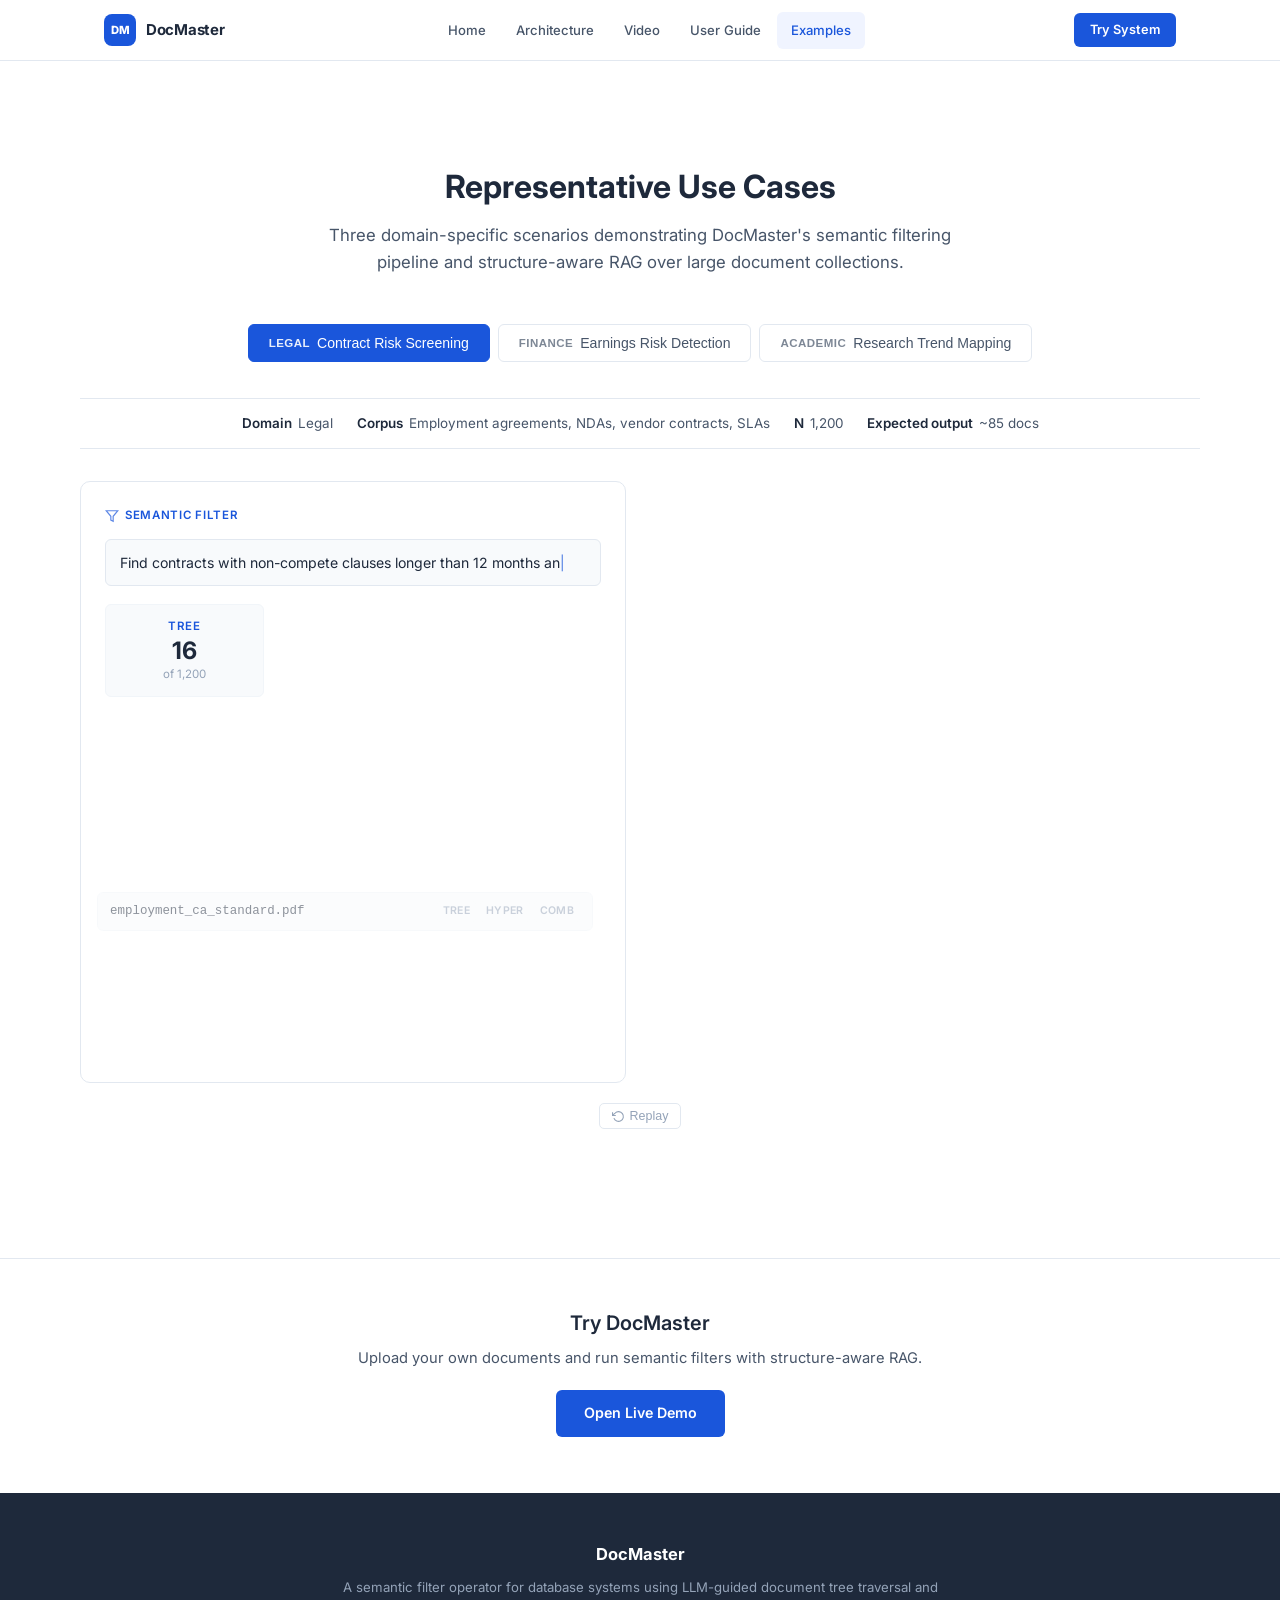
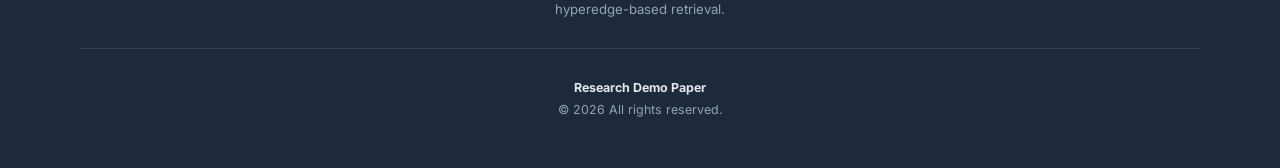
<file: examples.html>
<!DOCTYPE html>
<html lang="en">
<head>
    <meta charset="UTF-8">
    <meta name="viewport" content="width=device-width, initial-scale=1.0">
    <title>DocMaster &mdash; Use Cases</title>
    <link rel="preconnect" href="https://fonts.googleapis.com">
    <link href="https://fonts.googleapis.com/css2?family=Inter:wght@300;400;500;600;700;800&display=swap" rel="stylesheet">
    <link rel="stylesheet" href="style.css">
    <style>
    /* ── Use-case page overrides ── */
    :root {
        --font: 'Inter', -apple-system, BlinkMacSystemFont, 'Segoe UI', 'Noto Sans',
            'Noto Sans CJK SC', 'PingFang SC', 'Hiragino Sans', 'Microsoft YaHei',
            'Noto Sans JP', 'Noto Sans KR', 'Malgun Gothic', sans-serif;
    }

    .uc-hero { padding: 100px 0 48px; text-align: center; }
    .uc-hero h1 { font-size: 2rem; font-weight: 700; color: var(--text); margin-bottom: 10px; }
    .uc-hero p  { font-size: 1.05rem; color: var(--text-secondary); max-width: 640px; margin: 0 auto; line-height: 1.6; }

    /* Domain tabs */
    .uc-tabs { display: flex; gap: 8px; justify-content: center; margin-bottom: 36px; flex-wrap: wrap; }
    .uc-tab {
        display: inline-flex; align-items: center; gap: 7px;
        padding: 10px 20px; border-radius: 6px; border: 1px solid var(--border);
        background: var(--white); color: var(--text-secondary); font-size: 0.88rem; font-weight: 500;
        cursor: pointer; transition: all 0.2s;
    }
    .uc-tab:hover { border-color: var(--primary); color: var(--primary); }
    .uc-tab.active { background: var(--primary); color: #fff; border-color: var(--primary); }
    .uc-tab .uc-tab-domain {
        font-size: 0.72rem; font-weight: 600; text-transform: uppercase; letter-spacing: 0.04em;
        opacity: 0.7;
    }
    .uc-tab.active .uc-tab-domain { opacity: 0.9; }

    /* Panel container */
    .uc-panel { display: none; }
    .uc-panel.active { display: block; animation: ucFadeIn 0.4s ease; }
    @keyframes ucFadeIn { from { opacity: 0; transform: translateY(8px); } to { opacity: 1; transform: translateY(0); } }

    /* Metadata strip */
    .uc-meta {
        display: flex; gap: 24px; align-items: center; justify-content: center;
        padding: 14px 0; margin-bottom: 32px;
        border-top: 1px solid var(--border); border-bottom: 1px solid var(--border);
        font-size: 0.84rem; color: var(--text-secondary);
    }
    .uc-meta-item { display: flex; align-items: center; gap: 6px; }
    .uc-meta-item strong { color: var(--text); font-weight: 600; }

    /* Two-column layout: Filter | Q&A */
    .uc-columns {
        display: grid; grid-template-columns: 1fr 1fr; gap: 28px;
        align-items: start;
    }
    @media (max-width: 840px) { .uc-columns { grid-template-columns: 1fr; } }

    .uc-col {
        background: var(--white); border: 1px solid var(--border); border-radius: var(--radius-lg);
        padding: 24px; position: relative;
        opacity: 0; transform: translateY(12px);
        transition: opacity 0.5s ease, transform 0.5s ease;
    }
    .uc-col.visible { opacity: 1; transform: translateY(0); }
    .uc-col-label {
        font-size: 0.72rem; font-weight: 600; text-transform: uppercase; letter-spacing: 0.06em;
        color: var(--primary); margin-bottom: 14px; display: flex; align-items: center; gap: 6px;
    }
    .uc-col-label svg { opacity: 0.7; }

    /* Filter input mock */
    .uc-query-box {
        background: var(--bg); border: 1px solid var(--border); border-radius: var(--radius);
        padding: 12px 14px; font-size: 0.88rem; color: var(--text); min-height: 44px;
        line-height: 1.5; margin-bottom: 18px; position: relative;
        font-family: var(--font);
        word-break: normal;
        overflow-wrap: anywhere;
    }
    .uc-query-box.typing::after {
        content: '|'; animation: blink 0.7s step-end infinite; color: var(--primary); font-weight: 300;
    }
    @keyframes blink { 50% { opacity: 0; } }

    /* Strategy results row */
    .uc-strat-row {
        display: grid; grid-template-columns: repeat(3, 1fr); gap: 10px; margin-bottom: 16px;
    }
    .uc-strat-card {
        text-align: center; padding: 12px 8px; border-radius: var(--radius);
        background: var(--bg); border: 1px solid var(--border-light);
        opacity: 0; transform: scale(0.95);
        transition: opacity 0.4s ease, transform 0.4s ease;
    }
    .uc-strat-card.visible { opacity: 1; transform: scale(1); }
    .uc-strat-card .uc-strat-name {
        font-size: 0.72rem; font-weight: 600; text-transform: uppercase; letter-spacing: 0.04em;
        margin-bottom: 4px;
    }
    .uc-strat-card.tree .uc-strat-name { color: var(--primary); }
    .uc-strat-card.hyper .uc-strat-name { color: var(--accent); }
    .uc-strat-card.combined .uc-strat-name { color: #7c3aed; }
    .uc-strat-card .uc-strat-val {
        font-size: 1.5rem; font-weight: 700; color: var(--text); line-height: 1;
    }
    .uc-strat-card .uc-strat-sub {
        font-size: 0.72rem; color: var(--text-muted); margin-top: 2px;
    }

    /* Document list */
    .uc-doc-list { display: flex; flex-direction: column; gap: 6px; margin-bottom: 14px; }
    .uc-doc {
        display: flex; align-items: center; justify-content: space-between;
        padding: 8px 12px; border-radius: 6px; font-size: 0.82rem;
        opacity: 0; transform: translateX(-8px);
        transition: opacity 0.3s ease, transform 0.3s ease;
    }
    .uc-doc.visible { opacity: 1; transform: translateX(0); }
    .uc-doc.match { background: var(--success-bg); border: 1px solid #a7f3d0; }
    .uc-doc.miss  { background: var(--bg); border: 1px solid var(--border-light); opacity: 0.5; }
    .uc-doc-name { font-weight: 500; color: var(--text); font-family: 'SF Mono', 'Fira Code', monospace; font-size: 0.78rem; }
    .uc-doc-badges { display: flex; gap: 4px; }
    .uc-badge {
        font-size: 0.66rem; font-weight: 600; padding: 2px 6px; border-radius: 4px;
        text-transform: uppercase; letter-spacing: 0.03em;
    }
    .uc-badge.t-y { background: #dbeafe; color: var(--primary); }
    .uc-badge.t-n { background: var(--bg); color: var(--text-muted); }
    .uc-badge.h-y { background: #cffafe; color: #0e7490; }
    .uc-badge.h-n { background: var(--bg); color: var(--text-muted); }
    .uc-badge.c-y { background: #ede9fe; color: #7c3aed; }
    .uc-badge.c-n { background: var(--bg); color: var(--text-muted); }
    .uc-doc-more {
        font-size: 0.78rem; color: var(--text-muted); padding: 4px 12px; font-style: italic;
        opacity: 0; transition: opacity 0.3s ease;
    }
    .uc-doc-more.visible { opacity: 1; }

    /* Observation callout */
    .uc-obs {
        font-size: 0.82rem; color: var(--text-secondary); line-height: 1.55;
        padding: 10px 14px; background: #fffbeb; border-left: 3px solid #f59e0b;
        border-radius: 0 6px 6px 0; margin-top: 4px;
        opacity: 0; transition: opacity 0.4s ease;
    }
    .uc-obs.visible { opacity: 1; }
    .uc-obs strong { color: var(--text); }

    /* Q&A chat */
    .uc-qa-thread { display: flex; flex-direction: column; gap: 12px; }
    .uc-qa-msg {
        opacity: 0; transform: translateY(6px);
        transition: opacity 0.4s ease, transform 0.4s ease;
    }
    .uc-qa-msg.visible { opacity: 1; transform: translateY(0); }
    .uc-qa-q {
        background: var(--primary); color: #fff; padding: 10px 14px; border-radius: 10px 10px 2px 10px;
        font-size: 0.88rem; line-height: 1.5; align-self: flex-end; max-width: 92%;
    }
    .uc-qa-a {
        background: var(--bg); border: 1px solid var(--border); padding: 14px 16px;
        border-radius: 2px 10px 10px 10px; font-size: 0.85rem; line-height: 1.6;
        color: var(--text-secondary);
    }
    .uc-qa-a ul { margin: 8px 0 8px 16px; }
    .uc-qa-a li { margin-bottom: 4px; }
    .uc-qa-a strong { color: var(--text); }
    .uc-qa-sources {
        display: flex; flex-wrap: wrap; gap: 6px; margin-top: 10px;
        padding-top: 10px; border-top: 1px solid var(--border-light);
    }
    .uc-qa-src {
        font-size: 0.72rem; background: var(--primary-light); color: var(--primary);
        padding: 3px 8px; border-radius: 4px; font-weight: 500;
    }

    /* Replay button */
    .uc-replay {
        display: inline-flex; align-items: center; gap: 5px;
        font-size: 0.78rem; color: var(--text-muted); cursor: pointer;
        background: none; border: 1px solid var(--border); border-radius: 5px;
        padding: 5px 12px; transition: all 0.2s; margin-top: 20px;
    }
    .uc-replay:hover { color: var(--primary); border-color: var(--primary); }

    /* CTA strip */
    .uc-cta {
        text-align: center; padding: 48px 0 56px; border-top: 1px solid var(--border);
        margin-top: 48px;
    }
    .uc-cta h2 { font-size: 1.25rem; font-weight: 600; margin-bottom: 8px; color: var(--text); }
    .uc-cta p  { font-size: 0.92rem; color: var(--text-secondary); margin-bottom: 20px; }
    </style>
</head>
<body data-page="examples">

    <nav id="main-nav"></nav>

    <!-- Header -->
    <section class="uc-hero">
        <div class="container">
            <h1>Representative Use Cases</h1>
            <p>Three domain-specific scenarios demonstrating DocMaster's semantic filtering pipeline and structure-aware RAG over large document collections.</p>
        </div>
    </section>

    <!-- Content -->
    <section class="section" style="padding-top: 0;">
        <div class="container">

            <!-- Domain Tabs -->
            <div class="uc-tabs">
                <button class="uc-tab active" onclick="showUC(0)">
                    <span class="uc-tab-domain">Legal</span> Contract Risk Screening
                </button>
                <button class="uc-tab" onclick="showUC(1)">
                    <span class="uc-tab-domain">Finance</span> Earnings Risk Detection
                </button>
                <button class="uc-tab" onclick="showUC(2)">
                    <span class="uc-tab-domain">Academic</span> Research Trend Mapping
                </button>
            </div>

            <!-- ═══════════════════════════════════════════════
                 Use Case 1: Legal — Contract Risk Screening
                 ═══════════════════════════════════════════════ -->
            <div class="uc-panel active" id="uc-0">
                <div class="uc-meta">
                    <div class="uc-meta-item"><strong>Domain</strong> Legal</div>
                    <div class="uc-meta-item"><strong>Corpus</strong> Employment agreements, NDAs, vendor contracts, SLAs</div>
                    <div class="uc-meta-item"><strong>N</strong> 1,200</div>
                    <div class="uc-meta-item"><strong>Expected output</strong> ~85 docs</div>
                </div>

                <div class="uc-columns">
                    <!-- Left: Semantic Filter -->
                    <div class="uc-col" id="uc0-filter">
                        <div class="uc-col-label">
                            <svg width="14" height="14" viewBox="0 0 24 24" fill="none" stroke="currentColor" stroke-width="2"><polygon points="22 3 2 3 10 12.46 10 19 14 21 14 12.46 22 3"/></svg>
                            Semantic Filter
                        </div>
                        <div class="uc-query-box" id="uc0-query" data-text="Find contracts with non-compete clauses longer than 12 months and jurisdiction outside California"></div>

                        <div class="uc-strat-row" id="uc0-strats">
                            <div class="uc-strat-card tree">
                                <div class="uc-strat-name">Tree</div>
                                <div class="uc-strat-val" data-target="62">0</div>
                                <div class="uc-strat-sub">of 1,200</div>
                            </div>
                            <div class="uc-strat-card hyper">
                                <div class="uc-strat-name">Hyperedge</div>
                                <div class="uc-strat-val" data-target="85">0</div>
                                <div class="uc-strat-sub">of 1,200</div>
                            </div>
                            <div class="uc-strat-card combined">
                                <div class="uc-strat-name">Combined</div>
                                <div class="uc-strat-val" data-target="85">0</div>
                                <div class="uc-strat-sub">of 1,200</div>
                            </div>
                        </div>

                        <div class="uc-doc-list" id="uc0-docs">
                            <div class="uc-doc match"><span class="uc-doc-name">vendor_agreement_acme.pdf</span><div class="uc-doc-badges"><span class="uc-badge t-y">Tree</span><span class="uc-badge h-y">Hyper</span><span class="uc-badge c-y">Comb</span></div></div>
                            <div class="uc-doc match"><span class="uc-doc-name">employment_nda_ny.pdf</span><div class="uc-doc-badges"><span class="uc-badge t-y">Tree</span><span class="uc-badge h-y">Hyper</span><span class="uc-badge c-y">Comb</span></div></div>
                            <div class="uc-doc match"><span class="uc-doc-name">sla_contract_texas.pdf</span><div class="uc-doc-badges"><span class="uc-badge t-y">Tree</span><span class="uc-badge h-y">Hyper</span><span class="uc-badge c-y">Comb</span></div></div>
                            <div class="uc-doc match"><span class="uc-doc-name">consulting_agreement_fl.pdf</span><div class="uc-doc-badges"><span class="uc-badge t-n">Tree</span><span class="uc-badge h-y">Hyper</span><span class="uc-badge c-y">Comb</span></div></div>
                            <div class="uc-doc miss"><span class="uc-doc-name">employment_ca_standard.pdf</span><div class="uc-doc-badges"><span class="uc-badge t-n">Tree</span><span class="uc-badge h-n">Hyper</span><span class="uc-badge c-n">Comb</span></div></div>
                        </div>
                        <div class="uc-doc-more" id="uc0-more">+ 1,195 more documents</div>

                        <div class="uc-obs" id="uc0-obs">
                            <strong>Observation:</strong> Hyperedge captures <em>consulting_agreement_fl.pdf</em> missed by Tree traversal &mdash; the non-compete duration is in an appendix, not a top-level clause heading.
                        </div>
                    </div>

                    <!-- Right: RAG Q&A -->
                    <div class="uc-col" id="uc0-qa">
                        <div class="uc-col-label">
                            <svg width="14" height="14" viewBox="0 0 24 24" fill="none" stroke="currentColor" stroke-width="2"><path d="M21 15a2 2 0 0 1-2 2H7l-4 4V5a2 2 0 0 1 2-2h14a2 2 0 0 1 2 2z"/></svg>
                            Follow-up Q&amp;A over 85 filtered documents
                        </div>
                        <div class="uc-qa-thread">
                            <div class="uc-qa-msg" id="uc0-q">
                                <div class="uc-qa-q">Summarize key risk patterns across these contracts.</div>
                            </div>
                            <div class="uc-qa-msg" id="uc0-a">
                                <div class="uc-qa-a">
                                    Most contracts combine long non-compete durations (18&ndash;24 months) with employer-favorable jurisdictions (NY, TX). Key patterns:
                                    <ul>
                                        <li><strong>Broad scope</strong> &mdash; &ldquo;industry-wide&rdquo; restrictions rather than role-specific, increasing enforceability risk</li>
                                        <li><strong>Extended duration</strong> &mdash; 60% specify 18+ month non-compete periods</li>
                                        <li><strong>Jurisdiction stacking</strong> &mdash; multiple non-CA jurisdictions referenced to maximize enforceability</li>
                                    </ul>
                                    <div class="uc-qa-sources">
                                        <span class="uc-qa-src">vendor_agreement_acme.pdf &sect;8.2</span>
                                        <span class="uc-qa-src">employment_nda_ny.pdf Cl.12</span>
                                        <span class="uc-qa-src">sla_contract_texas.pdf App.B</span>
                                    </div>
                                </div>
                            </div>
                        </div>
                    </div>
                </div>

                <div style="text-align:center;">
                    <button class="uc-replay" onclick="animateUC(0)">
                        <svg width="13" height="13" viewBox="0 0 24 24" fill="none" stroke="currentColor" stroke-width="2"><polyline points="1 4 1 10 7 10"/><path d="M3.51 15a9 9 0 1 0 2.13-9.36L1 10"/></svg>
                        Replay
                    </button>
                </div>
            </div>

            <!-- ═══════════════════════════════════════════════
                 Use Case 2: Finance — Earnings Risk Detection
                 ═══════════════════════════════════════════════ -->
            <div class="uc-panel" id="uc-1">
                <div class="uc-meta">
                    <div class="uc-meta-item"><strong>Domain</strong> Finance</div>
                    <div class="uc-meta-item"><strong>Corpus</strong> Earnings call transcripts, 10-Ks, analyst reports</div>
                    <div class="uc-meta-item"><strong>N</strong> 500</div>
                    <div class="uc-meta-item"><strong>Expected output</strong> ~40 docs</div>
                </div>

                <div class="uc-columns">
                    <div class="uc-col" id="uc1-filter">
                        <div class="uc-col-label">
                            <svg width="14" height="14" viewBox="0 0 24 24" fill="none" stroke="currentColor" stroke-width="2"><polygon points="22 3 2 3 10 12.46 10 19 14 21 14 12.46 22 3"/></svg>
                            Semantic Filter
                        </div>
                        <div class="uc-query-box" id="uc1-query" data-text="Identify companies mentioning declining margins AND supply chain disruption in the same reporting period"></div>

                        <div class="uc-strat-row" id="uc1-strats">
                            <div class="uc-strat-card tree">
                                <div class="uc-strat-name">Tree</div>
                                <div class="uc-strat-val" data-target="25">0</div>
                                <div class="uc-strat-sub">of 500</div>
                            </div>
                            <div class="uc-strat-card hyper">
                                <div class="uc-strat-name">Hyperedge</div>
                                <div class="uc-strat-val" data-target="40">0</div>
                                <div class="uc-strat-sub">of 500</div>
                            </div>
                            <div class="uc-strat-card combined">
                                <div class="uc-strat-name">Combined</div>
                                <div class="uc-strat-val" data-target="40">0</div>
                                <div class="uc-strat-sub">of 500</div>
                            </div>
                        </div>

                        <div class="uc-doc-list" id="uc1-docs">
                            <div class="uc-doc match"><span class="uc-doc-name">acme_corp_10K_2024.pdf</span><div class="uc-doc-badges"><span class="uc-badge t-y">Tree</span><span class="uc-badge h-y">Hyper</span><span class="uc-badge c-y">Comb</span></div></div>
                            <div class="uc-doc match"><span class="uc-doc-name">globaltech_earnings_q3.pdf</span><div class="uc-doc-badges"><span class="uc-badge t-y">Tree</span><span class="uc-badge h-y">Hyper</span><span class="uc-badge c-y">Comb</span></div></div>
                            <div class="uc-doc match"><span class="uc-doc-name">midwest_mfg_analyst.pdf</span><div class="uc-doc-badges"><span class="uc-badge t-n">Tree</span><span class="uc-badge h-y">Hyper</span><span class="uc-badge c-y">Comb</span></div></div>
                        </div>
                        <div class="uc-doc-more" id="uc1-more">+ 497 more documents</div>

                        <div class="uc-obs" id="uc1-obs">
                            <strong>Observation:</strong> Tree misses <em>midwest_mfg_analyst.pdf</em> where margin decline appears in the financial summary and supply chain risks in a separate section. Hyperedge links cross-section evidence.
                        </div>
                    </div>

                    <div class="uc-col" id="uc1-qa">
                        <div class="uc-col-label">
                            <svg width="14" height="14" viewBox="0 0 24 24" fill="none" stroke="currentColor" stroke-width="2"><path d="M21 15a2 2 0 0 1-2 2H7l-4 4V5a2 2 0 0 1 2-2h14a2 2 0 0 1 2 2z"/></svg>
                            Follow-up Q&amp;A over 40 filtered documents
                        </div>
                        <div class="uc-qa-thread">
                            <div class="uc-qa-msg" id="uc1-q">
                                <div class="uc-qa-q">What are the main drivers behind margin decline?</div>
                            </div>
                            <div class="uc-qa-msg" id="uc1-a">
                                <div class="uc-qa-a">
                                    Dominant drivers across the matched filings:
                                    <ul>
                                        <li><strong>Logistics cost increases</strong> &mdash; freight and shipping up 15&ndash;30% YoY</li>
                                        <li><strong>Supplier concentration</strong> &mdash; single-source reliance causing price volatility</li>
                                        <li><strong>Inventory delays</strong> &mdash; excess stock from demand misforecasting</li>
                                    </ul>
                                    Several firms report inability to pass costs to consumers due to weak demand.
                                    <div class="uc-qa-sources">
                                        <span class="uc-qa-src">acme_corp_10K_2024.pdf Risk Factors</span>
                                        <span class="uc-qa-src">globaltech_earnings_q3.pdf MD&amp;A</span>
                                    </div>
                                </div>
                            </div>
                        </div>
                    </div>
                </div>

                <div style="text-align:center;">
                    <button class="uc-replay" onclick="animateUC(1)">
                        <svg width="13" height="13" viewBox="0 0 24 24" fill="none" stroke="currentColor" stroke-width="2"><polyline points="1 4 1 10 7 10"/><path d="M3.51 15a9 9 0 1 0 2.13-9.36L1 10"/></svg>
                        Replay
                    </button>
                </div>
            </div>

            <!-- ═══════════════════════════════════════════════
                 Use Case 3: Academic — Research Trend Mapping
                 ═══════════════════════════════════════════════ -->
            <div class="uc-panel" id="uc-2">
                <div class="uc-meta">
                    <div class="uc-meta-item"><strong>Domain</strong> Academic</div>
                    <div class="uc-meta-item"><strong>Corpus</strong> ML/NLP papers (ACL, NeurIPS, ICML)</div>
                    <div class="uc-meta-item"><strong>N</strong> 10,000</div>
                    <div class="uc-meta-item"><strong>Expected output</strong> ~120 papers</div>
                </div>

                <div class="uc-columns">
                    <div class="uc-col" id="uc2-filter">
                        <div class="uc-col-label">
                            <svg width="14" height="14" viewBox="0 0 24 24" fill="none" stroke="currentColor" stroke-width="2"><polygon points="22 3 2 3 10 12.46 10 19 14 21 14 12.46 22 3"/></svg>
                            Semantic Filter
                        </div>
                        <div class="uc-query-box" id="uc2-query" data-text="Papers proposing retrieval-augmented generation (RAG) methods with efficiency improvements over dense retrieval"></div>

                        <div class="uc-strat-row" id="uc2-strats">
                            <div class="uc-strat-card tree">
                                <div class="uc-strat-name">Tree</div>
                                <div class="uc-strat-val" data-target="78">0</div>
                                <div class="uc-strat-sub">of 10,000</div>
                            </div>
                            <div class="uc-strat-card hyper">
                                <div class="uc-strat-name">Hyperedge</div>
                                <div class="uc-strat-val" data-target="120">0</div>
                                <div class="uc-strat-sub">of 10,000</div>
                            </div>
                            <div class="uc-strat-card combined">
                                <div class="uc-strat-name">Combined</div>
                                <div class="uc-strat-val" data-target="120">0</div>
                                <div class="uc-strat-sub">of 10,000</div>
                            </div>
                        </div>

                        <div class="uc-doc-list" id="uc2-docs">
                            <div class="uc-doc match"><span class="uc-doc-name">efficient_rag_acl2024.pdf</span><div class="uc-doc-badges"><span class="uc-badge t-y">Tree</span><span class="uc-badge h-y">Hyper</span><span class="uc-badge c-y">Comb</span></div></div>
                            <div class="uc-doc match"><span class="uc-doc-name">sparse_dense_hybrid_neurips.pdf</span><div class="uc-doc-badges"><span class="uc-badge t-y">Tree</span><span class="uc-badge h-y">Hyper</span><span class="uc-badge c-y">Comb</span></div></div>
                            <div class="uc-doc match"><span class="uc-doc-name">adaptive_retrieval_icml.pdf</span><div class="uc-doc-badges"><span class="uc-badge t-n">Tree</span><span class="uc-badge h-y">Hyper</span><span class="uc-badge c-y">Comb</span></div></div>
                        </div>
                        <div class="uc-doc-more" id="uc2-more">+ 9,997 more documents</div>

                        <div class="uc-obs" id="uc2-obs">
                            <strong>Observation:</strong> Tree misses <em>adaptive_retrieval_icml.pdf</em> where the RAG method is in the approach section and the efficiency comparison against dense retrieval is in experiments. Hyperedge links cross-section evidence.
                        </div>
                    </div>

                    <div class="uc-col" id="uc2-qa">
                        <div class="uc-col-label">
                            <svg width="14" height="14" viewBox="0 0 24 24" fill="none" stroke="currentColor" stroke-width="2"><path d="M21 15a2 2 0 0 1-2 2H7l-4 4V5a2 2 0 0 1 2-2h14a2 2 0 0 1 2 2z"/></svg>
                            Follow-up Q&amp;A over 120 filtered papers
                        </div>
                        <div class="uc-qa-thread">
                            <div class="uc-qa-msg" id="uc2-q">
                                <div class="uc-qa-q">What techniques are commonly used to improve efficiency?</div>
                            </div>
                            <div class="uc-qa-msg" id="uc2-a">
                                <div class="uc-qa-a">
                                    Common techniques across the matched papers:
                                    <ul>
                                        <li><strong>Hierarchical indexing</strong> &mdash; multi-level structures to reduce search space</li>
                                        <li><strong>Sparse-dense hybrid</strong> &mdash; BM25 + dense vectors for better speed-accuracy tradeoff</li>
                                        <li><strong>Query routing</strong> &mdash; directing queries to specialized sub-indices</li>
                                        <li><strong>Adaptive triggering</strong> &mdash; reducing retrieval frequency; compressing retrieved contexts</li>
                                    </ul>
                                    <div class="uc-qa-sources">
                                        <span class="uc-qa-src">efficient_rag_acl2024.pdf &sect;3</span>
                                        <span class="uc-qa-src">sparse_dense_hybrid_neurips.pdf &sect;4.2</span>
                                    </div>
                                </div>
                            </div>
                        </div>
                    </div>
                </div>

                <div style="text-align:center;">
                    <button class="uc-replay" onclick="animateUC(2)">
                        <svg width="13" height="13" viewBox="0 0 24 24" fill="none" stroke="currentColor" stroke-width="2"><polyline points="1 4 1 10 7 10"/><path d="M3.51 15a9 9 0 1 0 2.13-9.36L1 10"/></svg>
                        Replay
                    </button>
                </div>
            </div>

        </div>
    </section>

    <!-- CTA -->
    <section class="uc-cta">
        <div class="container">
            <h2>Try DocMaster</h2>
            <p>Upload your own documents and run semantic filters with structure-aware RAG.</p>
            <a href="demo.html" class="btn-primary">Open Live Demo</a>
        </div>
    </section>

    <footer id="main-footer"></footer>

    <script src="template.js"></script>
    <script>
    /* ── Tab switching ── */
    function showUC(i) {
        document.querySelectorAll('.uc-tab').forEach((t, j) => t.classList.toggle('active', j === i));
        document.querySelectorAll('.uc-panel').forEach((p, j) => p.classList.toggle('active', j === i));
        setTimeout(() => animateUC(i), 80);
    }

    /* ── Typing effect ── */
    function typeInto(el, text, speed, cb) {
        clearTimeout(el._typingTimer);
        el.textContent = '';
        el.classList.add('typing');
        const chars = getDisplayChars(text || '');
        let i = 0;
        (function next() {
            if (i < chars.length) { el.textContent += chars[i++]; el._typingTimer = setTimeout(next, speed); }
            else { el.classList.remove('typing'); if (cb) cb(); }
        })();
    }

    function getDisplayChars(text) {
        if (typeof Intl !== 'undefined' && 'Segmenter' in Intl) {
            return Array.from(new Intl.Segmenter(undefined, { granularity: 'grapheme' }).segment(text), part => part.segment);
        }
        return Array.from(text);
    }

    /* ── Count-up ── */
    function countUp(el, target, dur) {
        const t0 = performance.now();
        (function tick(now) {
            const p = Math.min((now - t0) / dur, 1);
            el.textContent = Math.round(target * (1 - Math.pow(1 - p, 3)));
            if (p < 1) requestAnimationFrame(tick);
        })(t0);
    }

    /* ── Animate a use-case panel ── */
    function animateUC(i) {
        const panel = document.getElementById(`uc-${i}`);
        if (!panel) return;
        clearPanelTimers(panel);

        function schedule(fn, delay) {
            const timer = setTimeout(fn, delay);
            panel._ucTimers.push(timer);
        }

        // Reset
        panel.querySelectorAll('.uc-col, .uc-strat-card, .uc-doc, .uc-doc-more, .uc-obs, .uc-qa-msg')
             .forEach(el => el.classList.remove('visible'));
        panel.querySelectorAll('.uc-strat-val').forEach(el => el.textContent = '0');
        const qBox = panel.querySelector('.uc-query-box');
        if (qBox) {
            clearTimeout(qBox._typingTimer);
            qBox.textContent = '';
            qBox.classList.remove('typing');
        }

        const filterCol = panel.querySelector(`#uc${i}-filter`);
        const qaCol     = panel.querySelector(`#uc${i}-qa`);

        // T=200ms  — Show filter column + start typing
        schedule(() => {
            filterCol.classList.add('visible');
            typeInto(qBox, qBox.getAttribute('data-text'), 22);
        }, 200);

        // T=2200ms — Strategy cards count up
        schedule(() => {
            panel.querySelectorAll('.uc-strat-card').forEach((card, j) => {
                schedule(() => {
                    card.classList.add('visible');
                    const v = card.querySelector('.uc-strat-val');
                    countUp(v, parseInt(v.getAttribute('data-target')), 700);
                }, j * 120);
            });
        }, 2200);

        // T=3000ms — Document list
        schedule(() => {
            panel.querySelectorAll('.uc-doc').forEach((d, j) => {
                schedule(() => d.classList.add('visible'), j * 90);
            });
        }, 3000);

        // T=3600ms — More indicator + observation
        schedule(() => {
            const more = panel.querySelector('.uc-doc-more');
            if (more) more.classList.add('visible');
        }, 3600);
        schedule(() => {
            const obs = panel.querySelector('.uc-obs');
            if (obs) obs.classList.add('visible');
        }, 3900);

        // T=4200ms — Q&A column
        schedule(() => {
            qaCol.classList.add('visible');
            schedule(() => panel.querySelector(`#uc${i}-q`)?.classList.add('visible'), 200);
            schedule(() => panel.querySelector(`#uc${i}-a`)?.classList.add('visible'), 700);
        }, 4200);
    }

    function clearPanelTimers(panel) {
        (panel._ucTimers || []).forEach(clearTimeout);
        panel._ucTimers = [];
    }

    /* ── Init ── */
    document.addEventListener('DOMContentLoaded', () => animateUC(0));

    /* ── Scroll-trigger for other panels ── */
    const obs = new IntersectionObserver(entries => {
        entries.forEach(e => {
            if (e.isIntersecting) {
                const idx = parseInt(e.target.id.split('-')[1]);
                animateUC(idx);
                obs.unobserve(e.target);
            }
        });
    }, { threshold: 0.2 });
    document.querySelectorAll('.uc-panel').forEach(p => obs.observe(p));
    </script>

</body>
</html>
</file>
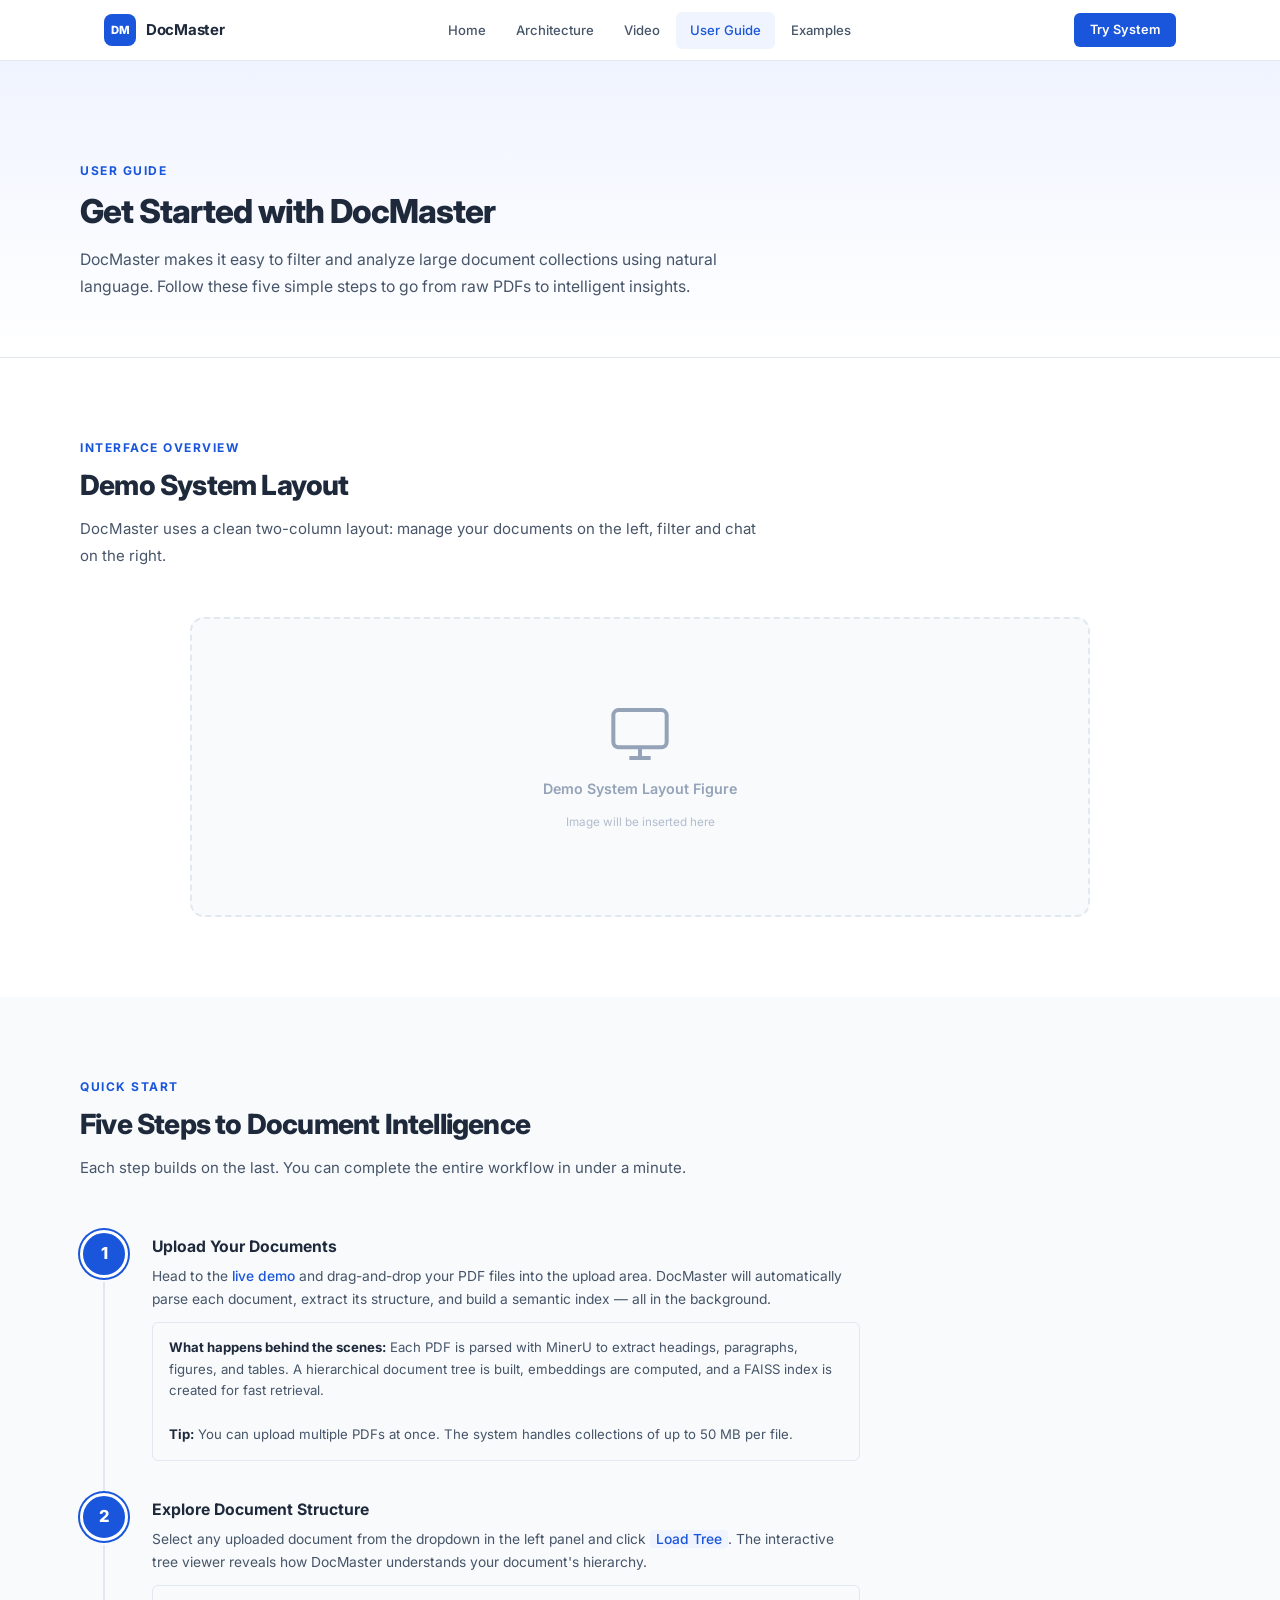
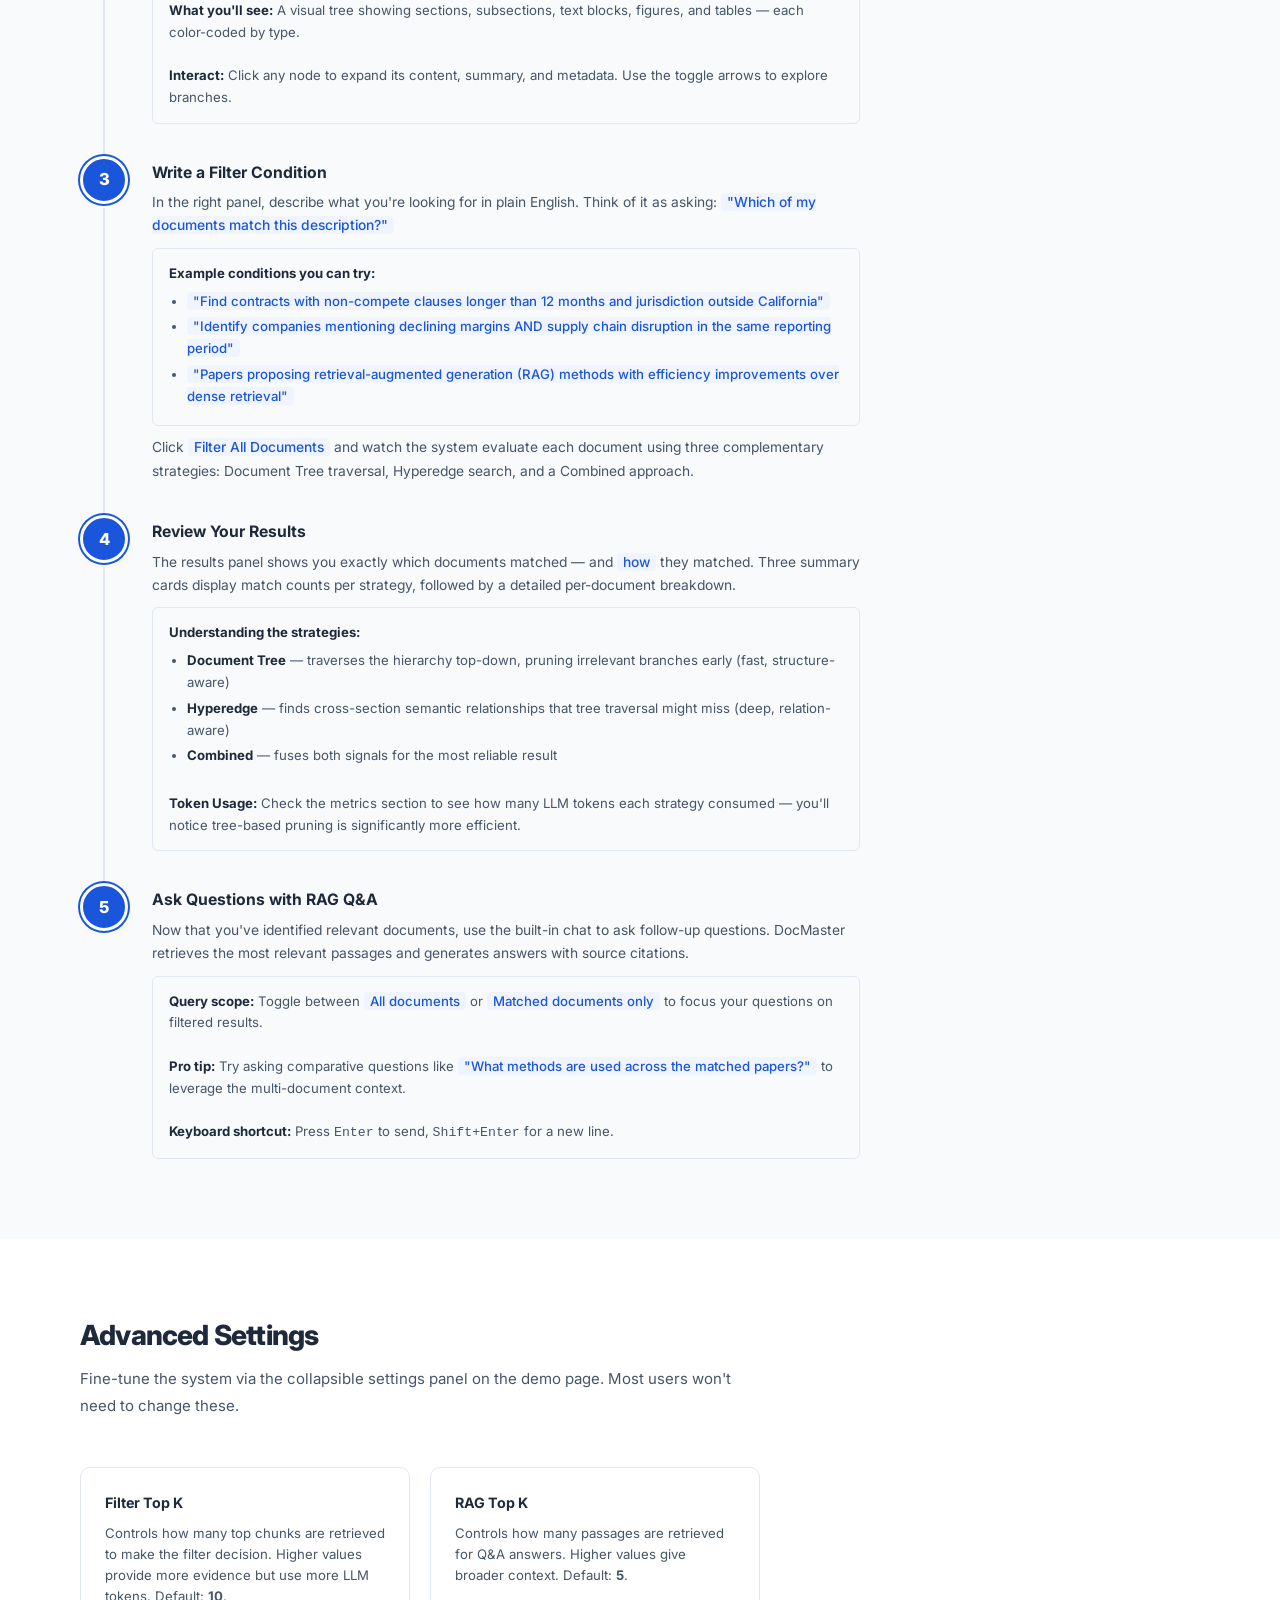
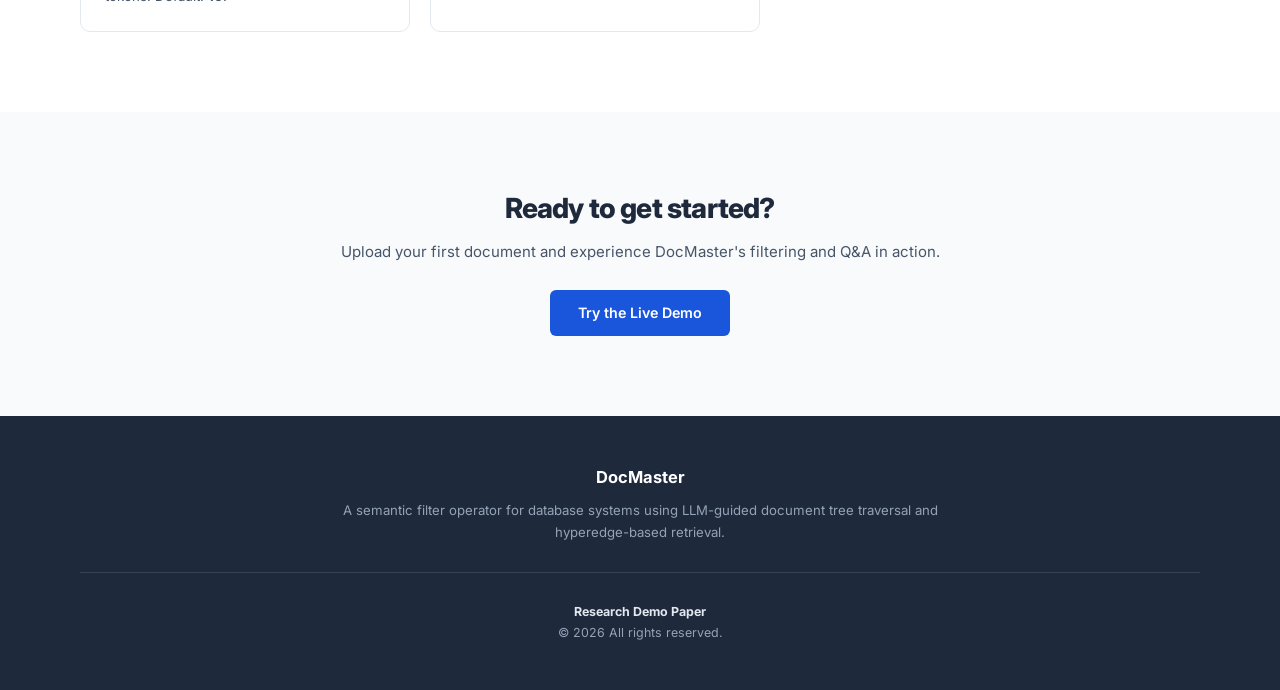
<file: guide.html>
<!DOCTYPE html>
<html lang="en">
<head>
    <meta charset="UTF-8">
    <meta name="viewport" content="width=device-width, initial-scale=1.0">
    <title>DocMaster &mdash; User Guide</title>
    <link rel="preconnect" href="https://fonts.googleapis.com">
    <link href="https://fonts.googleapis.com/css2?family=Inter:wght@300;400;500;600;700;800&display=swap" rel="stylesheet">
    <link rel="stylesheet" href="style.css">
</head>
<body data-page="guide">

    <nav id="main-nav"></nav>

    <!-- Page Header -->
    <section class="subpage-hero">
        <div class="container">
            <div class="section-label">User Guide</div>
            <h1 class="subpage-title">Get Started with DocMaster</h1>
            <p class="subpage-desc">
                DocMaster makes it easy to filter and analyze large document collections using natural language.
                Follow these five simple steps to go from raw PDFs to intelligent insights.
            </p>
        </div>
    </section>

    <!-- Demo System Layout Figure -->
    <section class="section">
        <div class="container">
            <div class="section-header">
                <div class="section-label">Interface Overview</div>
                <h2 class="section-title">Demo System Layout</h2>
                <p class="section-desc">
                    DocMaster uses a clean two-column layout: manage your documents on the left, filter and chat on the right.
                </p>
            </div>
            <div class="arch-figure-wrapper">
                <div class="figure-placeholder large" id="guide-fig-demo">
                    <svg width="64" height="64" viewBox="0 0 24 24" fill="none" stroke="currentColor" stroke-width="1.5"><rect x="2" y="3" width="20" height="14" rx="2"/><path d="M8 21h8M12 17v4"/></svg>
                    <p>Demo System Layout Figure</p>
                    <span class="figure-placeholder-hint">Image will be inserted here</span>
                </div>
            </div>
        </div>
    </section>

    <!-- Quick Start -->
    <section class="section section-alt">
        <div class="container">
            <div class="section-header">
                <div class="section-label">Quick Start</div>
                <h2 class="section-title">Five Steps to Document Intelligence</h2>
                <p class="section-desc">Each step builds on the last. You can complete the entire workflow in under a minute.</p>
            </div>

            <div class="guide-steps">
                <div class="guide-step">
                    <div class="guide-step-number">1</div>
                    <div class="guide-step-content">
                        <h3>Upload Your Documents</h3>
                        <p>Head to the <a href="demo.html">live demo</a> and drag-and-drop your PDF files into the upload area. DocMaster will automatically parse each document, extract its structure, and build a semantic index &mdash; all in the background.</p>
                        <div class="guide-detail-box">
                            <strong>What happens behind the scenes:</strong> Each PDF is parsed with MinerU to extract headings, paragraphs, figures, and tables. A hierarchical document tree is built, embeddings are computed, and a FAISS index is created for fast retrieval.<br><br>
                            <strong>Tip:</strong> You can upload multiple PDFs at once. The system handles collections of up to 50 MB per file.
                        </div>
                    </div>
                </div>

                <div class="guide-step">
                    <div class="guide-step-number">2</div>
                    <div class="guide-step-content">
                        <h3>Explore Document Structure</h3>
                        <p>Select any uploaded document from the dropdown in the left panel and click <em>Load Tree</em>. The interactive tree viewer reveals how DocMaster understands your document's hierarchy.</p>
                        <div class="guide-detail-box">
                            <strong>What you'll see:</strong> A visual tree showing sections, subsections, text blocks, figures, and tables &mdash; each color-coded by type.<br><br>
                            <strong>Interact:</strong> Click any node to expand its content, summary, and metadata. Use the toggle arrows to explore branches.
                        </div>
                    </div>
                </div>

                <div class="guide-step">
                    <div class="guide-step-number">3</div>
                    <div class="guide-step-content">
                        <h3>Write a Filter Condition</h3>
                        <p>In the right panel, describe what you're looking for in plain English. Think of it as asking: <em>"Which of my documents match this description?"</em></p>
                        <div class="guide-detail-box">
                            <strong>Example conditions you can try:</strong>
                            <ul>
                                <li><em>"Find contracts with non-compete clauses longer than 12 months and jurisdiction outside California"</em></li>
                                <li><em>"Identify companies mentioning declining margins AND supply chain disruption in the same reporting period"</em></li>
                                <li><em>"Papers proposing retrieval-augmented generation (RAG) methods with efficiency improvements over dense retrieval"</em></li>
                            </ul>
                        </div>
                        <p style="margin-top:10px;">Click <em>Filter All Documents</em> and watch the system evaluate each document using three complementary strategies: Document Tree traversal, Hyperedge search, and a Combined approach.</p>
                    </div>
                </div>

                <div class="guide-step">
                    <div class="guide-step-number">4</div>
                    <div class="guide-step-content">
                        <h3>Review Your Results</h3>
                        <p>The results panel shows you exactly which documents matched &mdash; and <em>how</em> they matched. Three summary cards display match counts per strategy, followed by a detailed per-document breakdown.</p>
                        <div class="guide-detail-box">
                            <strong>Understanding the strategies:</strong>
                            <ul>
                                <li><strong>Document Tree</strong> &mdash; traverses the hierarchy top-down, pruning irrelevant branches early (fast, structure-aware)</li>
                                <li><strong>Hyperedge</strong> &mdash; finds cross-section semantic relationships that tree traversal might miss (deep, relation-aware)</li>
                                <li><strong>Combined</strong> &mdash; fuses both signals for the most reliable result</li>
                            </ul>
                            <br>
                            <strong>Token Usage:</strong> Check the metrics section to see how many LLM tokens each strategy consumed &mdash; you'll notice tree-based pruning is significantly more efficient.
                        </div>
                    </div>
                </div>

                <div class="guide-step">
                    <div class="guide-step-number">5</div>
                    <div class="guide-step-content">
                        <h3>Ask Questions with RAG Q&amp;A</h3>
                        <p>Now that you've identified relevant documents, use the built-in chat to ask follow-up questions. DocMaster retrieves the most relevant passages and generates answers with source citations.</p>
                        <div class="guide-detail-box">
                            <strong>Query scope:</strong> Toggle between <em>All documents</em> or <em>Matched documents only</em> to focus your questions on filtered results.<br><br>
                            <strong>Pro tip:</strong> Try asking comparative questions like <em>"What methods are used across the matched papers?"</em> to leverage the multi-document context.<br><br>
                            <strong>Keyboard shortcut:</strong> Press <kbd>Enter</kbd> to send, <kbd>Shift+Enter</kbd> for a new line.
                        </div>
                    </div>
                </div>
            </div>
        </div>
    </section>

    <!-- Configuration -->
    <section class="section">
        <div class="container">
            <div class="section-header">
                <h2 class="section-title">Advanced Settings</h2>
                <p class="section-desc">
                    Fine-tune the system via the collapsible settings panel on the demo page. Most users won't need to change these.
                </p>
            </div>
            <div class="settings-guide-grid">
                <div class="settings-guide-item">
                    <h4>Filter Top K</h4>
                    <p>Controls how many top chunks are retrieved to make the filter decision. Higher values provide more evidence but use more LLM tokens. Default: <strong>10</strong>.</p>
                </div>
                <div class="settings-guide-item">
                    <h4>RAG Top K</h4>
                    <p>Controls how many passages are retrieved for Q&amp;A answers. Higher values give broader context. Default: <strong>5</strong>.</p>
                </div>
            </div>
        </div>
    </section>

    <!-- CTA -->
    <section class="section section-alt" style="text-align:center;">
        <div class="container">
            <h2 class="section-title">Ready to get started?</h2>
            <p class="section-desc" style="margin: 0 auto 24px;">Upload your first document and experience DocMaster's filtering and Q&amp;A in action.</p>
            <a href="demo.html" class="btn-primary">Try the Live Demo</a>
        </div>
    </section>

    <footer id="main-footer"></footer>

    <script src="template.js"></script>
</body>
</html>
</file>
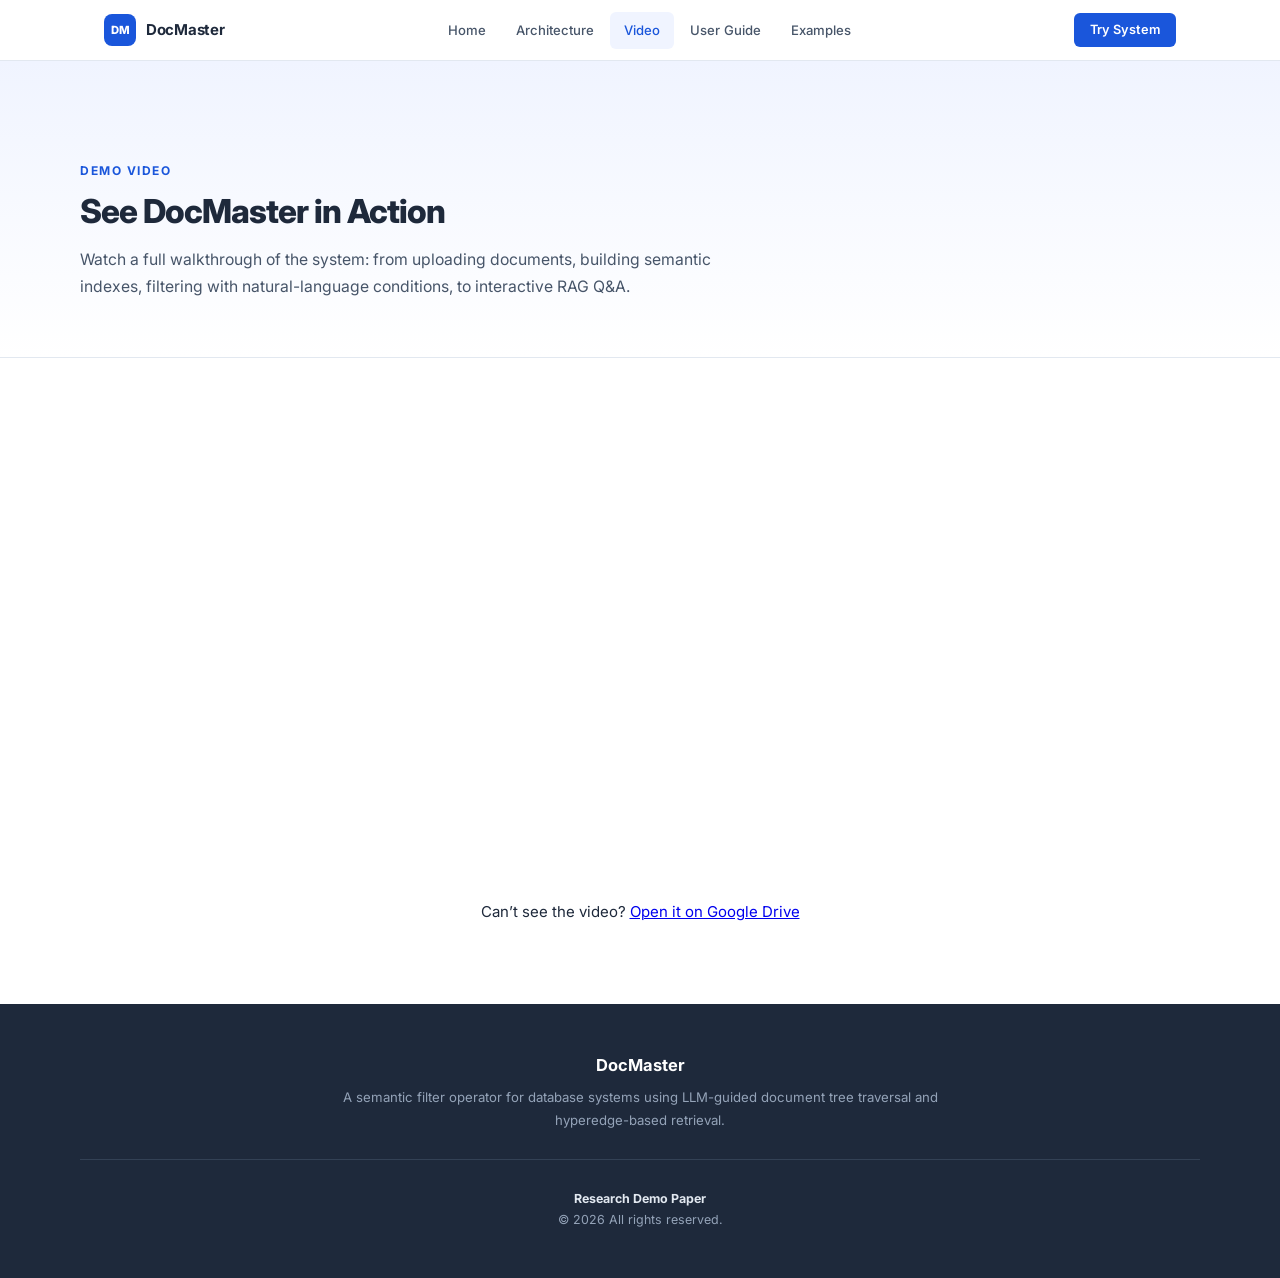
<file: video.html>
<!DOCTYPE html>
<html lang="en">
<head>
    <meta charset="UTF-8">
    <meta name="viewport" content="width=device-width, initial-scale=1.0">
    <title>DocMaster &mdash; Video</title>
    <link rel="preconnect" href="https://fonts.googleapis.com">
    <link href="https://fonts.googleapis.com/css2?family=Inter:wght@300;400;500;600;700;800&display=swap" rel="stylesheet">
    <link rel="stylesheet" href="style.css">
</head>
<body data-page="video">

    <nav id="main-nav"></nav>

    <!-- Page Header -->
    <section class="subpage-hero">
        <div class="container">
            <div class="section-label">Demo Video</div>
            <h1 class="subpage-title">See DocMaster in Action</h1>
            <p class="subpage-desc">
                Watch a full walkthrough of the system: from uploading documents, building semantic indexes,
                filtering with natural-language conditions, to interactive RAG Q&amp;A.
            </p>
        </div>
    </section>

    <!-- Video -->
    <section class="section">
      <div class="container">
        <div class="video-wrapper">
          <div style="position: relative; padding-top: 56.25%; height: 0; overflow: hidden; border-radius: 12px;">
            <iframe
              src="https://www.youtube.com/embed/uxMhXe6jegI"
              title="DocMaster demo video"
              frameborder="0"
              allow="accelerometer; autoplay; clipboard-write; encrypted-media; gyroscope; picture-in-picture; web-share"
              allowfullscreen
              style="position: absolute; top: 0; left: 0; width: 100%; height: 100%;">
            </iframe>
          </div>
    
          <!-- Fallback link if the embed is not visible -->
          <p style="margin-top: 12px; text-align: center;">
            Can’t see the video?
            <a href="https://drive.google.com/file/d/1F1CD0X0hxXGDUalt_OyGsgfe3rjScffD/view?usp=sharing" target="_blank" rel="noopener noreferrer">
              Open it on Google Drive
            </a>
          </p>
        </div>
      </div>
    </section>

    <footer id="main-footer"></footer>

    <script src="template.js"></script>
</body>
</html>
</file>
<file: style.css>
/* ================================================================
   SemanticFilter — Professional Academic Demo Stylesheet
   ================================================================ */

*, *::before, *::after { margin: 0; padding: 0; box-sizing: border-box; }

:root {
    --primary: #1a56db;
    --primary-dark: #1e40af;
    --primary-light: #f0f4ff;
    --primary-subtle: #e0e7ff;
    --accent: #0e7490;
    --text: #1e293b;
    --text-secondary: #475569;
    --text-muted: #94a3b8;
    --border: #e2e8f0;
    --border-light: #f1f5f9;
    --bg: #f8fafc;
    --bg-alt: #f1f5f9;
    --white: #ffffff;
    --success: #15803d;
    --success-bg: #f0fdf4;
    --error: #b91c1c;
    --error-bg: #fef2f2;
    --shadow-xs: 0 1px 2px rgba(0,0,0,0.04);
    --shadow-sm: 0 1px 3px rgba(0,0,0,0.05), 0 1px 2px rgba(0,0,0,0.03);
    --shadow: 0 4px 6px -1px rgba(0,0,0,0.06), 0 2px 4px -2px rgba(0,0,0,0.04);
    --shadow-md: 0 10px 15px -3px rgba(0,0,0,0.06), 0 4px 6px -4px rgba(0,0,0,0.04);
    --shadow-lg: 0 20px 25px -5px rgba(0,0,0,0.06), 0 8px 10px -6px rgba(0,0,0,0.03);
    --radius: 6px;
    --radius-lg: 10px;
    --radius-xl: 14px;
    --font: 'Inter', -apple-system, BlinkMacSystemFont, 'Segoe UI', sans-serif;
    --max-width: 1120px;
    --transition: 0.2s ease;

    /* Academic method colors — muted, paper-friendly */
    --color-tree: #1a56db;
    --color-semantic: #b45309;
    --color-hyperedge: #6d28d9;
    --color-combined: #15803d;
}

html { scroll-behavior: smooth; }

body {
    font-family: var(--font);
    background: var(--white);
    color: var(--text);
    line-height: 1.6;
    font-size: 15px;
    -webkit-font-smoothing: antialiased;
    -moz-osx-font-smoothing: grayscale;
}

/* ── Navigation ── */
nav {
    position: sticky;
    top: 0;
    z-index: 100;
    background: rgba(255,255,255,0.92);
    backdrop-filter: blur(12px);
    -webkit-backdrop-filter: blur(12px);
    border-bottom: 1px solid var(--border);
}

.nav-inner {
    max-width: var(--max-width);
    margin: 0 auto;
    padding: 0 24px;
    height: 60px;
    display: flex;
    align-items: center;
    justify-content: space-between;
}

.nav-brand {
    display: flex;
    align-items: center;
    gap: 10px;
    font-size: 1em;
    font-weight: 700;
    color: var(--text);
    text-decoration: none;
    letter-spacing: -0.3px;
}

.nav-logo {
    display: inline-flex;
    align-items: center;
    justify-content: center;
    width: 32px;
    height: 32px;
    background: var(--primary);
    color: white;
    border-radius: 8px;
    font-size: 0.75em;
    font-weight: 800;
    letter-spacing: 0;
}

.nav-links {
    display: flex;
    gap: 2px;
    list-style: none;
}

.nav-links a {
    display: block;
    padding: 8px 14px;
    font-size: 0.875em;
    font-weight: 500;
    color: var(--text-secondary);
    text-decoration: none;
    border-radius: 6px;
    transition: color var(--transition), background var(--transition);
}

.nav-links a:hover {
    color: var(--primary);
    background: var(--primary-light);
}

.nav-cta {
    display: inline-flex;
    align-items: center;
    padding: 7px 16px;
    font-size: 0.85em;
    font-weight: 600;
    color: white;
    background: var(--primary);
    text-decoration: none;
    border-radius: 6px;
    transition: background var(--transition);
}

.nav-cta:hover {
    background: var(--primary-dark);
}

/* ── Hero ── */
.hero {
    background: linear-gradient(180deg, var(--primary-light) 0%, var(--white) 100%);
    border-bottom: 1px solid var(--border);
    padding: 80px 24px 72px;
    text-align: center;
}

.hero-inner {
    max-width: 800px;
    margin: 0 auto;
}

.hero-badge {
    display: inline-flex;
    align-items: center;
    gap: 8px;
    background: var(--primary);
    color: white;
    padding: 6px 18px;
    border-radius: 24px;
    font-size: 0.75em;
    font-weight: 700;
    letter-spacing: 1px;
    text-transform: uppercase;
    margin-bottom: 28px;
}

.hero h1 {
    font-size: 2.75em;
    font-weight: 800;
    color: var(--text);
    letter-spacing: -1.5px;
    line-height: 1.15;
    margin-bottom: 24px;
}

.hero-abstract {
    font-size: 1.05em;
    color: var(--text-secondary);
    line-height: 1.75;
    max-width: 680px;
    margin: 0 auto 36px;
}

.hero-abstract strong {
    color: var(--primary);
    font-weight: 600;
}

.hero-actions {
    display: flex;
    justify-content: center;
    gap: 12px;
    flex-wrap: wrap;
}

.hero-note {
    max-width: 680px;
    margin: 20px auto 0;
    color: var(--text-secondary);
    font-size: 0.9em;
}

.hero-note a {
    color: var(--primary);
    font-weight: 600;
}

.btn-primary, .btn-outline {
    display: inline-flex;
    align-items: center;
    gap: 8px;
    padding: 12px 28px;
    border-radius: var(--radius);
    font-size: 0.95em;
    font-weight: 600;
    text-decoration: none;
    border: none;
    cursor: pointer;
    transition: all var(--transition);
}

.btn-primary {
    background: var(--primary);
    color: white;
}

.btn-primary:hover {
    background: var(--primary-dark);
    box-shadow: 0 4px 14px rgba(37,99,235,0.3);
    transform: translateY(-1px);
}

.btn-outline {
    background: white;
    color: var(--primary);
    border: 1.5px solid var(--primary);
}

.btn-outline:hover {
    background: var(--primary-light);
    transform: translateY(-1px);
}

/* ── Sections ── */
.section {
    padding: 80px 24px;
}

.section-alt {
    background: var(--bg);
}

.container {
    max-width: var(--max-width);
    margin: 0 auto;
}

.section-header {
    margin-bottom: 48px;
}

.section-label {
    font-size: 0.8em;
    font-weight: 700;
    letter-spacing: 1.5px;
    text-transform: uppercase;
    color: var(--primary);
    margin-bottom: 12px;
}

.section-title {
    font-size: 1.85em;
    font-weight: 800;
    letter-spacing: -0.8px;
    color: var(--text);
    margin-bottom: 14px;
    line-height: 1.2;
}

.section-desc {
    font-size: 1em;
    color: var(--text-secondary);
    line-height: 1.75;
    max-width: 680px;
}

/* ── Overview Cards ── */
.overview-grid {
    display: grid;
    grid-template-columns: repeat(3, 1fr);
    gap: 20px;
}

.overview-card {
    background: white;
    border: 1px solid var(--border);
    border-radius: var(--radius-lg);
    padding: 28px 24px;
    transition: box-shadow var(--transition), transform var(--transition);
}

.overview-card:hover {
    box-shadow: var(--shadow-md);
    transform: translateY(-3px);
}

.card-icon {
    width: 44px;
    height: 44px;
    border-radius: 10px;
    display: flex;
    align-items: center;
    justify-content: center;
    margin-bottom: 16px;
}

.icon-blue { background: var(--primary-subtle); color: var(--primary); }
.icon-teal { background: #ccfbf1; color: #0d9488; }
.icon-purple { background: #f3e8ff; color: #7c3aed; }
.icon-green { background: #dcfce7; color: #16a34a; }
.icon-orange { background: #ffedd5; color: #ea580c; }

.overview-card h3 {
    font-size: 0.95em;
    font-weight: 700;
    color: var(--text);
    margin-bottom: 8px;
}

.overview-card p {
    font-size: 0.875em;
    color: var(--text-secondary);
    line-height: 1.65;
}

/* ── Capabilities Tiers ── */
.capabilities-tiers {
    max-width: 800px;
}

.tier {
    background: white;
    border: 1px solid var(--border);
    border-radius: var(--radius-lg);
    padding: 28px 32px;
    transition: box-shadow var(--transition);
}

.tier:hover {
    box-shadow: var(--shadow);
}

.tier-header {
    display: flex;
    gap: 20px;
    align-items: flex-start;
}

.tier-number {
    flex-shrink: 0;
    width: 40px;
    height: 40px;
    background: var(--primary);
    color: white;
    border-radius: 10px;
    display: flex;
    align-items: center;
    justify-content: center;
    font-size: 1em;
    font-weight: 800;
}

.tier-info h3 {
    font-size: 1.05em;
    font-weight: 700;
    color: var(--text);
    margin-bottom: 6px;
}

.tier-info p {
    font-size: 0.9em;
    color: var(--text-secondary);
    line-height: 1.65;
}

.tier-tags {
    display: flex;
    flex-wrap: wrap;
    gap: 8px;
    margin-top: 16px;
    padding-left: 60px;
}

.tier-tag {
    display: inline-block;
    padding: 4px 12px;
    background: var(--primary-light);
    color: var(--primary);
    border-radius: 20px;
    font-size: 0.8em;
    font-weight: 600;
}

.tier-connector {
    width: 2px;
    height: 28px;
    background: var(--border);
    margin: 0 0 0 48px;
}

/* ── Architecture ── */
.arch-layout {
    display: grid;
    grid-template-columns: 1fr 1fr;
    gap: 48px;
    align-items: start;
}

.pipeline-steps {
    display: flex;
    flex-direction: column;
}

.pipeline-step {
    display: flex;
    gap: 16px;
    position: relative;
}

.pipeline-step:not(:last-child)::before {
    content: '';
    position: absolute;
    left: 19px;
    top: 44px;
    bottom: 0;
    width: 2px;
    background: var(--border);
}

.step-dot {
    flex-shrink: 0;
    width: 38px;
    height: 38px;
    border-radius: 50%;
    background: var(--primary);
    color: white;
    font-size: 0.82em;
    font-weight: 700;
    display: flex;
    align-items: center;
    justify-content: center;
    border: 3px solid white;
    box-shadow: 0 0 0 2px var(--primary);
    z-index: 1;
}

.step-body {
    padding-bottom: 28px;
}

.step-body h4 {
    font-size: 0.95em;
    font-weight: 700;
    color: var(--text);
    margin-bottom: 4px;
}

.step-body p {
    font-size: 0.875em;
    color: var(--text-secondary);
    line-height: 1.65;
}

.arch-diagram {
    background: white;
    border: 1px solid var(--border);
    border-radius: var(--radius-lg);
    padding: 28px 24px;
    box-shadow: var(--shadow-sm);
}

.arch-diagram h4 {
    font-size: 0.8em;
    font-weight: 700;
    text-transform: uppercase;
    letter-spacing: 1px;
    color: var(--primary);
    margin-bottom: 20px;
}

.arch-layer {
    background: var(--bg);
    border: 1px solid var(--border);
    border-radius: 8px;
    padding: 14px 16px;
}

.arch-layer-title {
    font-weight: 700;
    color: var(--text);
    margin-bottom: 8px;
    font-size: 0.88em;
}

.arch-layer-items {
    display: flex;
    flex-wrap: wrap;
    gap: 6px;
}

.arch-tag {
    background: white;
    color: var(--text-secondary);
    padding: 3px 10px;
    border-radius: 20px;
    font-size: 0.8em;
    font-weight: 500;
    border: 1px solid var(--border);
}

.arch-arrow {
    display: flex;
    justify-content: center;
    color: var(--text-muted);
    padding: 8px 0;
}

/* ── Demo Panel ── */
.demo-panel {
    background: white;
    border: 1px solid var(--border);
    border-radius: var(--radius-xl);
    box-shadow: var(--shadow-lg);
    overflow: hidden;
}

.demo-panel-header {
    background: linear-gradient(135deg, var(--primary) 0%, #3b82f6 50%, #0ea5e9 100%);
    padding: 24px 32px;
    color: white;
}

.demo-panel-header h3 {
    font-size: 1.1em;
    font-weight: 700;
    margin-bottom: 2px;
}

.demo-panel-header p {
    font-size: 0.85em;
    opacity: 0.85;
}

.demo-panel-body {
    padding: 28px;
}

/* Step cards */
.demo-step-card {
    background: var(--bg);
    border: 1px solid var(--border);
    border-radius: var(--radius-lg);
    padding: 24px;
    margin-bottom: 16px;
}

.demo-step-title {
    display: flex;
    align-items: center;
    gap: 10px;
    font-weight: 700;
    font-size: 0.95em;
    color: var(--text);
    margin-bottom: 16px;
}

.step-num {
    display: inline-flex;
    align-items: center;
    justify-content: center;
    width: 26px;
    height: 26px;
    background: var(--primary);
    color: white;
    border-radius: 50%;
    font-size: 0.8em;
    font-weight: 700;
    flex-shrink: 0;
}

/* Upload area */
.upload-area {
    border: 2px dashed var(--border);
    border-radius: var(--radius-lg);
    padding: 40px 24px;
    text-align: center;
    cursor: pointer;
    transition: all var(--transition);
    background: white;
}

.upload-area:hover {
    border-color: var(--primary);
    background: var(--primary-light);
}

.upload-area.dragover {
    border-color: var(--primary);
    background: var(--primary-subtle);
    border-style: solid;
}

#fileInput { display: none; }

.upload-icon {
    color: var(--text-muted);
    margin-bottom: 12px;
}

.upload-area:hover .upload-icon { color: var(--primary); }

.upload-text-main {
    font-size: 0.95em;
    font-weight: 600;
    color: var(--text);
    margin-bottom: 4px;
}

.upload-text-sub {
    font-size: 0.83em;
    color: var(--text-muted);
}

/* Form controls */
input[type="text"], input[type="number"], textarea, select {
    width: 100%;
    padding: 11px 14px;
    border: 1px solid var(--border);
    border-radius: var(--radius);
    font-size: 0.92em;
    font-family: inherit;
    color: var(--text);
    background: white;
    transition: border-color var(--transition), box-shadow var(--transition);
}

input[type="text"]:focus, input[type="number"]:focus, textarea:focus, select:focus {
    outline: none;
    border-color: var(--primary);
    box-shadow: 0 0 0 3px rgba(37,99,235,0.1);
}

input::placeholder, textarea::placeholder { color: var(--text-muted); }

.btn {
    background: var(--primary);
    color: white;
    padding: 12px 28px;
    border: none;
    border-radius: var(--radius);
    font-size: 0.92em;
    font-weight: 600;
    cursor: pointer;
    transition: all var(--transition);
    margin-top: 12px;
    display: inline-flex;
    align-items: center;
    gap: 8px;
}

.btn:hover:not(:disabled) {
    background: var(--primary-dark);
    box-shadow: 0 4px 12px rgba(37,99,235,0.25);
}

.btn:disabled { opacity: 0.5; cursor: not-allowed; }

.btn-small {
    background: var(--primary);
    color: white;
    padding: 9px 18px;
    border: none;
    border-radius: var(--radius);
    font-size: 0.88em;
    font-weight: 600;
    cursor: pointer;
    transition: background var(--transition);
    white-space: nowrap;
}

.btn-small:hover:not(:disabled) { background: var(--primary-dark); }
.btn-small:disabled { opacity: 0.5; cursor: not-allowed; }

/* Status */
.status {
    padding: 12px 16px;
    border-radius: var(--radius);
    margin-top: 12px;
    font-size: 0.88em;
    font-weight: 500;
    display: flex;
    align-items: center;
    gap: 8px;
}

.status.info { background: var(--primary-light); color: #1e40af; border: 1px solid var(--primary-subtle); }
.status.success { background: var(--success-bg); color: #065f46; border: 1px solid #a7f3d0; }
.status.error { background: var(--error-bg); color: #991b1b; border: 1px solid #fecaca; }

/* Document list */
.document-list { margin-top: 16px; }

.doc-list-label {
    font-size: 0.78em;
    font-weight: 700;
    text-transform: uppercase;
    letter-spacing: 0.8px;
    color: var(--text-muted);
    margin-bottom: 8px;
}

.document-item {
    display: flex;
    justify-content: space-between;
    align-items: center;
    padding: 10px 14px;
    background: white;
    border: 1px solid var(--border);
    border-radius: 8px;
    margin-bottom: 6px;
    font-size: 0.88em;
}

.document-name { font-weight: 500; color: var(--text); }
.document-size { color: var(--text-muted); font-size: 0.85em; }

/* Results */
.results { display: none; }
.results.show { display: block; animation: fadeIn 0.4s ease; }

@keyframes fadeIn {
    from { opacity: 0; transform: translateY(10px); }
    to { opacity: 1; transform: translateY(0); }
}

.results-summary {
    display: grid;
    grid-template-columns: repeat(3, 1fr);
    gap: 14px;
    margin-bottom: 24px;
}

.result-item {
    padding: 20px;
    border-radius: var(--radius-lg);
    text-align: center;
    border: 2px solid var(--border);
    background: white;
    transition: all var(--transition);
}

.result-item.match {
    background: var(--success-bg);
    border-color: #34d399;
}

.result-item.no-match {
    background: var(--error-bg);
    border-color: #fca5a5;
}

.result-item h4 {
    font-size: 0.75em;
    color: var(--text-muted);
    text-transform: uppercase;
    letter-spacing: 0.8px;
    font-weight: 700;
    margin-bottom: 10px;
}

.result-value {
    font-size: 2em;
    font-weight: 800;
    letter-spacing: -1px;
}

.result-item.match .result-value { color: var(--success); }
.result-item.no-match .result-value { color: var(--error); }

.result-sub {
    font-size: 0.75em;
    color: var(--text-muted);
    margin-top: 6px;
}

/* Doc results */
.filtered-docs { margin-top: 20px; }

.results-sub-label {
    font-size: 0.78em;
    font-weight: 700;
    text-transform: uppercase;
    letter-spacing: 0.8px;
    color: var(--text-muted);
    margin-bottom: 10px;
    padding-top: 20px;
    border-top: 1px solid var(--border);
}

.doc-result {
    background: white;
    border: 1px solid var(--border);
    border-radius: 8px;
    padding: 14px 16px;
    margin-bottom: 8px;
    display: flex;
    justify-content: space-between;
    align-items: center;
    font-size: 0.88em;
}

.doc-result.matched {
    background: var(--success-bg);
    border-color: #6ee7b7;
}

.doc-result-name { font-weight: 600; color: var(--text); }

.doc-result-strategies { display: flex; gap: 6px; }

.strategy-badge {
    padding: 3px 9px;
    border-radius: 4px;
    font-size: 0.78em;
    font-weight: 600;
}

.strategy-badge.match { background: var(--success); color: white; }
.strategy-badge.no-match { background: #e2e8f0; color: var(--text-muted); }

/* Metrics */
.metrics-grid {
    display: grid;
    grid-template-columns: repeat(3, 1fr);
    gap: 12px;
    margin-top: 20px;
    padding-top: 20px;
    border-top: 1px solid var(--border);
}

.metric {
    text-align: center;
    padding: 16px;
    background: white;
    border: 1px solid var(--border);
    border-radius: var(--radius);
}

.metric-value {
    font-size: 1.5em;
    font-weight: 800;
    color: var(--primary);
    letter-spacing: -0.5px;
}

.metric-label {
    font-size: 0.78em;
    color: var(--text-muted);
    margin-top: 6px;
    font-weight: 500;
}

/* Loading spinner */
.loading {
    display: inline-block;
    width: 14px;
    height: 14px;
    border: 2px solid rgba(255,255,255,0.3);
    border-radius: 50%;
    border-top-color: white;
    animation: spin 0.7s linear infinite;
    vertical-align: middle;
}

.loading-blue {
    border-color: rgba(37,99,235,0.2);
    border-top-color: var(--primary);
}

@keyframes spin { to { transform: rotate(360deg); } }

/* Settings */
.settings-panel {
    background: white;
    border: 1px solid var(--border);
    border-radius: var(--radius-lg);
    margin-bottom: 16px;
    overflow: hidden;
}

.settings-header {
    display: flex;
    justify-content: space-between;
    align-items: center;
    padding: 14px 20px;
    cursor: pointer;
    user-select: none;
    border-bottom: 1px solid transparent;
    transition: background var(--transition);
}

.settings-header:hover { background: var(--bg); }
.settings-header.open { border-bottom-color: var(--border); }

.settings-title {
    font-size: 0.88em;
    font-weight: 600;
    color: var(--text-secondary);
}

.settings-toggle {
    color: var(--text-muted);
    transition: transform var(--transition);
    display: flex;
    align-items: center;
}

.settings-toggle.open { transform: rotate(180deg); }

.settings-content {
    display: grid;
    grid-template-columns: repeat(auto-fit, minmax(200px, 1fr));
    gap: 16px;
    padding: 0 20px;
    max-height: 0;
    overflow: hidden;
    transition: max-height 0.3s ease, padding 0.3s ease;
}

.settings-content.show { max-height: 300px; padding: 20px; }

.setting-item { display: flex; flex-direction: column; gap: 6px; }
.setting-label { font-size: 0.88em; font-weight: 600; color: var(--text); }
.setting-description { font-size: 0.78em; color: var(--text-muted); }

.settings-reset {
    padding: 7px 14px;
    background: var(--bg);
    color: var(--text-muted);
    border: 1px solid var(--border);
    border-radius: 6px;
    font-size: 0.82em;
    cursor: pointer;
    font-weight: 600;
    transition: background var(--transition);
    align-self: flex-end;
    margin-top: auto;
}

.settings-reset:hover { background: var(--border); }

/* Tree viewer */
.tree-controls {
    display: flex;
    gap: 10px;
    margin-bottom: 12px;
}

.tree-select {
    flex: 1;
    padding: 9px 14px;
    border: 1px solid var(--border);
    border-radius: var(--radius);
    font-size: 0.88em;
    background: white;
    cursor: pointer;
}

.tree-select:focus {
    outline: none;
    border-color: var(--primary);
    box-shadow: 0 0 0 3px rgba(37,99,235,0.1);
}

.tree-viewer {
    background: white;
    border: 1px solid var(--border);
    border-radius: var(--radius);
    padding: 16px;
    max-height: 500px;
    overflow: auto;
    display: none;
}

.tree-stats {
    background: var(--bg);
    padding: 8px 10px;
    border-radius: 6px;
    margin-bottom: 10px;
    display: flex;
    align-items: center;
    gap: 12px;
    font-size: 0.78em;
    color: var(--text-secondary);
    border: 1px solid var(--border);
    flex-wrap: wrap;
}

/* ── SVG Tree Graph Visualization ── */
.tree-svg-wrapper {
    overflow: hidden;
    position: relative;
    padding: 8px 0;
}

.tree-svg {
    display: block;
    min-width: 100%;
    font-family: var(--font);
}

.tree-view-btn {
    display: inline-flex;
    align-items: center;
    gap: 4px;
    padding: 4px 10px;
    font-size: 0.78em;
    font-weight: 600;
    color: var(--primary);
    background: white;
    border: 1.5px solid var(--primary-subtle);
    border-radius: 6px;
    cursor: pointer;
    transition: all 0.2s ease;
    margin-left: auto;
}

.tree-view-btn:hover {
    background: var(--primary);
    color: white;
    border-color: var(--primary);
}

.tree-toolbar {
    display: flex;
    align-items: center;
    gap: 4px;
    margin-left: auto;
}

.tree-ctrl-btn {
    display: inline-flex;
    align-items: center;
    justify-content: center;
    width: 26px;
    height: 26px;
    padding: 0;
    color: var(--text-secondary);
    background: white;
    border: 1.5px solid var(--border);
    border-radius: 6px;
    cursor: pointer;
    transition: all 0.2s ease;
}

.tree-ctrl-btn:hover {
    color: var(--primary);
    border-color: var(--primary-subtle);
    background: var(--primary-bg);
}

/* ── Force graph (Obsidian-style) ── */
.tree-force-graph {
    overflow: hidden;
    max-height: none;
    position: relative;
}

.tree-force-graph-modal {
    flex: 1;
    max-height: none;
    padding: 0;
}

.force-graph-tooltip {
    position: absolute;
    background: rgba(15, 23, 42, 0.9);
    color: white;
    padding: 4px 8px;
    border-radius: 4px;
    font-size: 0.72em;
    pointer-events: none;
    white-space: nowrap;
    max-width: 280px;
    overflow: hidden;
    text-overflow: ellipsis;
    z-index: 20;
    backdrop-filter: blur(4px);
}

/* ── Panel stats view ── */
.tree-stats-panel {
    display: flex;
    flex-direction: column;
    gap: 12px;
}

.tree-stats-header {
    display: flex;
    align-items: center;
    gap: 8px;
}

.tree-stats-filename {
    font-size: 0.82em;
    font-weight: 600;
    color: var(--text);
    overflow: hidden;
    text-overflow: ellipsis;
    white-space: nowrap;
}

.tree-stats-summary {
    display: flex;
    gap: 8px;
}

.tree-stat-chip {
    flex: 1;
    display: flex;
    flex-direction: column;
    align-items: center;
    padding: 8px 4px;
    background: var(--bg);
    border: 1px solid var(--border);
    border-radius: 8px;
}

.tree-stat-chip-value {
    font-size: 1.2em;
    font-weight: 700;
    color: var(--text);
    line-height: 1;
}

.tree-stat-chip-label {
    font-size: 0.68em;
    color: var(--text-muted);
    margin-top: 2px;
    text-transform: uppercase;
    letter-spacing: 0.5px;
}

.tree-stats-breakdown {
    display: flex;
    flex-direction: column;
    gap: 4px;
}

.tree-stat-row {
    display: flex;
    align-items: center;
    gap: 8px;
    padding: 4px 8px;
    border-radius: 6px;
    background: var(--bg);
    font-size: 0.8em;
}

.tree-stat-type {
    color: var(--text-secondary);
    flex: 1;
    text-transform: capitalize;
}

.tree-stat-value {
    font-weight: 700;
    color: var(--text);
    font-size: 0.95em;
}

.tree-graph-btn {
    display: flex;
    align-items: center;
    justify-content: center;
    gap: 6px;
    padding: 10px 16px;
    font-size: 0.82em;
    font-weight: 600;
    color: var(--primary);
    background: var(--primary-bg);
    border: 1.5px solid var(--primary-subtle);
    border-radius: 8px;
    cursor: pointer;
    transition: all 0.2s ease;
    width: 100%;
}

.tree-graph-btn:hover {
    background: var(--primary);
    color: white;
    border-color: var(--primary);
}

/* Legend */
.tree-legend {
    display: flex;
    align-items: center;
    gap: 8px;
    flex-wrap: wrap;
}

.tree-legend-item {
    display: inline-flex;
    align-items: center;
    gap: 3px;
    font-size: 0.78em;
    color: var(--text-secondary);
}

.tree-legend-dot {
    width: 8px;
    height: 8px;
    border-radius: 50%;
    display: inline-block;
    flex-shrink: 0;
}

.tree-legend-count {
    color: var(--text-muted);
    font-size: 0.9em;
}

.tree-modal-legend {
    gap: 10px;
    padding: 4px 10px;
}

/* Modal graph body */
.tree-modal-graph-body {
    padding: 0;
    overflow: hidden;
    display: flex;
    flex-direction: column;
}

.tree-empty { text-align: center; color: var(--text-muted); padding: 28px; font-size: 0.88em; }

/* Node detail popup */
.tree-detail-popup {
    position: absolute;
    top: 50%;
    left: 50%;
    transform: translate(-50%, -50%);
    background: white;
    border: 1px solid var(--border);
    border-radius: var(--radius-lg);
    box-shadow: var(--shadow-lg);
    padding: 18px;
    max-width: 360px;
    width: 90%;
    z-index: 50;
    animation: detailPopIn 0.2s ease-out;
}

@keyframes detailPopIn {
    from { opacity: 0; transform: translate(-50%, -50%) scale(0.95); }
    to { opacity: 1; transform: translate(-50%, -50%) scale(1); }
}

.tree-detail-close {
    position: absolute;
    top: 8px;
    right: 12px;
    font-size: 18px;
    cursor: pointer;
    color: var(--text-muted);
    line-height: 1;
}

.tree-detail-close:hover { color: var(--text); }

.tree-detail-type {
    font-size: 0.72em;
    font-weight: 800;
    text-transform: uppercase;
    letter-spacing: 0.5px;
    margin-bottom: 10px;
}

.tree-detail-section { margin-bottom: 10px; }
.tree-detail-label {
    font-size: 0.7em;
    font-weight: 700;
    color: var(--text-muted);
    text-transform: uppercase;
    letter-spacing: 0.5px;
    margin-bottom: 3px;
}
.tree-detail-text {
    font-size: 0.84em;
    color: var(--text);
    line-height: 1.5;
    max-height: 120px;
    overflow-y: auto;
}

.tree-detail-meta {
    display: flex;
    flex-wrap: wrap;
    gap: 6px;
}

.tree-detail-tag {
    display: inline-block;
    padding: 3px 8px;
    background: var(--bg);
    border: 1px solid var(--border);
    border-radius: 12px;
    font-size: 0.72em;
    color: var(--text-secondary);
    font-weight: 600;
}

/* Index view tabs */
.index-view-tabs {
    display: flex;
    gap: 4px;
    padding: 4px;
    background: var(--bg);
    border-radius: 10px;
    margin-bottom: 10px;
    border: 1px solid var(--border);
}

.index-tab {
    flex: 1;
    display: flex;
    align-items: center;
    justify-content: center;
    gap: 5px;
    padding: 7px 10px;
    border: none;
    background: transparent;
    border-radius: 7px;
    font-size: 0.78em;
    font-weight: 600;
    color: var(--text-secondary);
    cursor: pointer;
    transition: all 0.2s ease;
    white-space: nowrap;
}

.index-tab:hover:not(.disabled) { background: white; color: var(--text); }
.index-tab.active { background: white; color: var(--primary); box-shadow: 0 1px 3px rgba(0,0,0,0.08); }
.index-tab.disabled { opacity: 0.4; cursor: not-allowed; }
.index-tab svg { flex-shrink: 0; }

/* Hyperedge view */
.hyperedge-container {
    display: flex;
    flex-direction: column;
    gap: 14px;
    max-height: 500px;
    overflow-y: auto;
    padding: 4px;
}

.hyperedge-section {
    background: white;
    border: 1px solid var(--border);
    border-radius: 10px;
    overflow: hidden;
}

.hyperedge-section-header {
    padding: 10px 14px;
    background: linear-gradient(135deg, #f8fafc, #f1f5f9);
    border-bottom: 1px solid var(--border);
    display: flex;
    align-items: center;
    justify-content: space-between;
    gap: 8px;
}

.hyperedge-section-title {
    font-weight: 700;
    font-size: 0.85em;
    color: var(--text);
    flex: 1;
    min-width: 0;
    overflow: hidden;
    text-overflow: ellipsis;
    white-space: nowrap;
}

.hyperedge-section-meta {
    font-size: 0.72em;
    color: var(--text-secondary);
    white-space: nowrap;
}

.hyperedge-group {
    padding: 10px 14px;
    border-left: 3px solid #6366f1;
    margin: 8px 10px;
    border-radius: 0 6px 6px 0;
    background: #fafbfc;
}

.hyperedge-group-header {
    display: flex;
    align-items: center;
    gap: 8px;
    margin-bottom: 6px;
}

.hyperedge-badge {
    display: inline-flex;
    align-items: center;
    justify-content: center;
    padding: 2px 8px;
    border-radius: 10px;
    font-size: 0.7em;
    font-weight: 700;
    color: white;
    min-width: 28px;
}

.hyperedge-node-count {
    font-size: 0.72em;
    color: var(--text-secondary);
}

.hyperedge-summary {
    font-size: 0.78em;
    color: #475569;
    line-height: 1.5;
    margin-bottom: 8px;
    font-style: italic;
    padding: 6px 8px;
    background: white;
    border-radius: 6px;
    border: 1px solid #e2e8f0;
}

.hyperedge-nodes {
    display: flex;
    flex-direction: column;
    gap: 4px;
}

.hyperedge-node-chip {
    display: flex;
    align-items: baseline;
    gap: 6px;
    padding: 5px 8px;
    background: white;
    border: 1px solid #e2e8f0;
    border-radius: 6px;
    cursor: pointer;
    transition: all 0.15s ease;
}

.hyperedge-node-chip:hover {
    border-color: var(--primary);
    box-shadow: 0 1px 4px rgba(37,99,235,0.1);
}

.hyperedge-chip-type {
    font-size: 0.65em;
    font-weight: 700;
    text-transform: uppercase;
    flex-shrink: 0;
}

.hyperedge-chip-text {
    font-size: 0.75em;
    color: var(--text-secondary);
    overflow: hidden;
    text-overflow: ellipsis;
    white-space: nowrap;
}

.hyperedge-must-links {
    margin-top: 6px;
    display: flex;
    align-items: center;
    gap: 6px;
    flex-wrap: wrap;
}

.must-link-label {
    font-size: 0.68em;
    font-weight: 600;
    color: #94a3b8;
}

.must-link-chip {
    font-size: 0.68em;
    padding: 2px 7px;
    background: #ede9fe;
    color: #6d28d9;
    border-radius: 8px;
    font-weight: 500;
}

/* Cluster view */
.cluster-container {
    display: flex;
    flex-direction: column;
    gap: 10px;
    max-height: 500px;
    overflow-y: auto;
    padding: 4px;
}

.cluster-section {
    background: white;
    border: 1px solid var(--border);
    border-left: 3px solid #6366f1;
    border-radius: 0 8px 8px 0;
    padding: 10px 12px;
}

.cluster-header {
    display: flex;
    align-items: center;
    gap: 8px;
    margin-bottom: 8px;
}

.cluster-badge {
    display: inline-flex;
    align-items: center;
    justify-content: center;
    padding: 2px 10px;
    border-radius: 10px;
    font-size: 0.72em;
    font-weight: 700;
    color: white;
}

.cluster-count {
    font-size: 0.72em;
    color: var(--text-secondary);
}

.cluster-nodes {
    display: flex;
    flex-direction: column;
    gap: 3px;
}

.cluster-node-chip {
    display: flex;
    align-items: baseline;
    gap: 6px;
    padding: 5px 8px;
    background: #f8fafc;
    border: 1px solid #e2e8f0;
    border-radius: 6px;
    cursor: pointer;
    transition: all 0.15s ease;
}

.cluster-node-chip:hover {
    border-color: var(--primary);
    background: white;
}

.cluster-chip-type {
    font-size: 0.65em;
    font-weight: 700;
    text-transform: uppercase;
    flex-shrink: 0;
}

.cluster-chip-text {
    font-size: 0.75em;
    color: var(--text-secondary);
    overflow: hidden;
    text-overflow: ellipsis;
    white-space: nowrap;
}

.cluster-constraints {
    background: #f8fafc;
    border: 1px solid var(--border);
    border-radius: 8px;
    padding: 10px 12px;
}

.cluster-constraint-title {
    font-size: 0.78em;
    font-weight: 700;
    color: var(--text);
    margin-bottom: 6px;
}

.cluster-constraint-summary {
    display: flex;
    gap: 8px;
}

.constraint-badge {
    font-size: 0.7em;
    padding: 3px 8px;
    border-radius: 8px;
    font-weight: 600;
}

.constraint-badge.must-link { background: #dcfce7; color: #16a34a; }
.constraint-badge.cannot-link { background: #fee2e2; color: #dc2626; }

/* Semantic tree hierarchy */
.sem-tree-node { margin-bottom: 6px; }

.sem-tree-node-header {
    display: flex;
    align-items: center;
    gap: 8px;
    padding: 6px 10px;
    border-left: 3px solid #6366f1;
    background: white;
    border-radius: 0 6px 6px 0;
    border-top: 1px solid #f1f5f9;
    border-bottom: 1px solid #f1f5f9;
    border-right: 1px solid #f1f5f9;
}

.sem-tree-badge {
    display: inline-flex;
    align-items: center;
    justify-content: center;
    padding: 2px 8px;
    border-radius: 10px;
    font-size: 0.7em;
    font-weight: 700;
    color: white;
}

.sem-tree-children-count {
    font-size: 0.7em;
    color: var(--text-secondary);
}

.sem-tree-summary {
    font-size: 0.76em;
    color: #475569;
    line-height: 1.5;
    font-style: italic;
    padding: 4px 8px;
    margin: 4px 0;
}

.sem-tree-leaf-nodes {
    display: flex;
    flex-direction: column;
    gap: 3px;
    margin: 4px 0;
}

/* Full-screen tree modal */
.tree-modal-overlay {
    position: fixed;
    inset: 0;
    background: rgba(0,0,0,0.4);
    backdrop-filter: blur(4px);
    z-index: 9999;
    display: flex;
    align-items: center;
    justify-content: center;
    opacity: 0;
    transition: opacity 0.25s ease;
}

.tree-modal-overlay.active { opacity: 1; }

.tree-modal {
    background: white;
    border-radius: var(--radius-xl);
    box-shadow: var(--shadow-lg);
    width: 92vw;
    height: 85vh;
    max-width: 1400px;
    display: flex;
    flex-direction: column;
    overflow: hidden;
    animation: modalSlideUp 0.3s ease-out;
}

@keyframes modalSlideUp {
    from { opacity: 0; transform: translateY(20px); }
    to { opacity: 1; transform: translateY(0); }
}

.tree-modal-header {
    display: flex;
    align-items: center;
    gap: 16px;
    padding: 14px 24px;
    border-bottom: 1px solid var(--border);
    background: var(--bg);
}

.tree-modal-header h3 {
    font-size: 1em;
    font-weight: 700;
    color: var(--text);
    white-space: nowrap;
}

/* Modal toolbar */
.tree-modal-toolbar {
    display: flex;
    align-items: center;
    gap: 8px;
    margin-left: auto;
}

.tree-toolbar-group {
    display: flex;
    align-items: center;
    gap: 4px;
    background: white;
    border: 1px solid var(--border);
    border-radius: 8px;
    padding: 3px 4px;
}

.tree-toolbar-btn {
    display: inline-flex;
    align-items: center;
    gap: 4px;
    padding: 5px 8px;
    font-size: 0.76em;
    font-weight: 600;
    color: var(--text-secondary);
    background: transparent;
    border: none;
    border-radius: 5px;
    cursor: pointer;
    transition: all 0.15s ease;
    white-space: nowrap;
}

.tree-toolbar-btn:hover {
    background: var(--primary-light);
    color: var(--primary);
}

.tree-toolbar-btn:active {
    transform: scale(0.95);
}

.tree-zoom-label {
    font-size: 0.74em;
    font-weight: 700;
    color: var(--text);
    min-width: 38px;
    text-align: center;
    user-select: none;
}

.tree-toolbar-divider {
    width: 1px;
    height: 24px;
    background: var(--border);
    margin: 0 2px;
}

.tree-modal-close {
    width: 32px;
    height: 32px;
    display: flex;
    align-items: center;
    justify-content: center;
    font-size: 20px;
    background: none;
    border: 1px solid var(--border);
    border-radius: 8px;
    cursor: pointer;
    color: var(--text-muted);
    transition: all 0.15s ease;
}

.tree-modal-close:hover {
    background: var(--error-bg);
    color: var(--error);
    border-color: var(--error);
}

.tree-modal-body {
    flex: 1;
    overflow: auto;
    padding: 16px;
    position: relative;
}

/* ── RAG Chat ── */
.chat-header-row {
    display: flex;
    justify-content: space-between;
    align-items: center;
    margin-bottom: 14px;
}

.chat-scope-bar {
    display: flex;
    align-items: center;
    gap: 10px;
    padding: 10px 14px;
    background: white;
    border: 1px solid var(--border);
    border-radius: var(--radius);
    margin-bottom: 14px;
    font-size: 0.86em;
    flex-wrap: wrap;
}

.chat-scope-label { color: var(--text-muted); font-weight: 600; white-space: nowrap; }
.chat-scope-options { display: flex; gap: 6px; flex-wrap: wrap; }

.scope-chip {
    padding: 4px 14px;
    border-radius: 20px;
    border: 1px solid var(--border);
    background: white;
    color: var(--text-muted);
    font-size: 0.83em;
    cursor: pointer;
    transition: all 0.15s;
    font-weight: 500;
}

.scope-chip:hover { border-color: var(--primary); color: var(--primary); }
.scope-chip.active { background: var(--primary); border-color: var(--primary); color: white; }

.chat-messages {
    min-height: 300px;
    max-height: 440px;
    overflow-y: auto;
    border: 1px solid var(--border);
    border-radius: var(--radius);
    padding: 16px;
    background: var(--bg);
    display: flex;
    flex-direction: column;
    gap: 14px;
    margin-bottom: 12px;
}

.chat-empty {
    display: flex;
    flex-direction: column;
    align-items: center;
    justify-content: center;
    height: 100%;
    min-height: 180px;
    color: var(--text-muted);
    text-align: center;
    gap: 12px;
}

.chat-empty-icon { color: var(--text-muted); }
.chat-empty-text { font-size: 0.86em; line-height: 1.6; }

.chat-message { display: flex; gap: 10px; animation: fadeInUp 0.2s ease; }

@keyframes fadeInUp {
    from { opacity: 0; transform: translateY(4px); }
    to { opacity: 1; transform: translateY(0); }
}

.chat-message.user { flex-direction: row-reverse; }

.chat-avatar {
    width: 30px; height: 30px;
    border-radius: 50%;
    display: flex;
    align-items: center;
    justify-content: center;
    font-size: 0.75em;
    flex-shrink: 0;
    font-weight: 700;
}

.chat-message.user .chat-avatar { background: var(--primary); color: white; }
.chat-message.assistant .chat-avatar { background: var(--bg-alt); color: var(--text-secondary); }

.chat-bubble {
    max-width: 75%;
    padding: 10px 14px;
    border-radius: 12px;
    font-size: 0.9em;
    line-height: 1.6;
}

.chat-message.user .chat-bubble {
    background: var(--primary);
    color: white;
    border-bottom-right-radius: 4px;
}

.chat-message.assistant .chat-bubble {
    background: white;
    color: var(--text);
    border: 1px solid var(--border);
    border-bottom-left-radius: 4px;
}

.chat-sources { margin-top: 8px; padding-top: 8px; border-top: 1px solid var(--border); }
.chat-sources-title { font-size: 0.73em; color: var(--text-muted); font-weight: 700; text-transform: uppercase; letter-spacing: 0.5px; margin-bottom: 5px; }
.chat-source-item { font-size: 0.78em; color: var(--text-secondary); padding: 5px 8px; background: var(--bg); border-radius: 4px; margin-bottom: 3px; border-left: 2px solid var(--primary); }
.chat-source-filename { font-weight: 600; color: var(--text); margin-bottom: 2px; }
.chat-source-excerpt { color: var(--text-muted); font-style: italic; line-height: 1.4; }

.chat-input-row { display: flex; gap: 8px; align-items: flex-end; }
.chat-input-wrapper { flex: 1; }

.chat-input {
    width: 100%;
    padding: 10px 14px;
    border: 1px solid var(--border);
    border-radius: var(--radius);
    font-size: 0.9em;
    font-family: inherit;
    resize: none;
    min-height: 44px;
    max-height: 110px;
    line-height: 1.5;
    transition: border-color var(--transition), box-shadow var(--transition);
    background: white;
}

.chat-input:focus { outline: none; border-color: var(--primary); box-shadow: 0 0 0 3px rgba(37,99,235,0.1); }

.chat-send-btn {
    padding: 10px 16px;
    background: var(--primary);
    color: white;
    border: none;
    border-radius: var(--radius);
    cursor: pointer;
    font-size: 0.9em;
    font-weight: 600;
    height: 44px;
    transition: background var(--transition);
    white-space: nowrap;
    display: flex;
    align-items: center;
    justify-content: center;
}

.chat-send-btn:hover:not(:disabled) { background: var(--primary-dark); }
.chat-send-btn:disabled { background: var(--text-muted); cursor: not-allowed; }

.chat-clear-btn {
    padding: 5px 12px;
    background: transparent;
    border: 1px solid var(--border);
    border-radius: 6px;
    font-size: 0.78em;
    color: var(--text-muted);
    cursor: pointer;
    transition: all 0.15s;
    font-weight: 500;
}

.chat-clear-btn:hover { border-color: #fca5a5; color: var(--error); }

.chat-thinking { display: flex; gap: 4px; align-items: center; padding: 4px 0; }

.chat-thinking span {
    width: 6px; height: 6px;
    background: var(--text-muted);
    border-radius: 50%;
    animation: bounce 1.2s infinite;
}

.chat-thinking span:nth-child(2) { animation-delay: 0.2s; }
.chat-thinking span:nth-child(3) { animation-delay: 0.4s; }

@keyframes bounce {
    0%, 80%, 100% { transform: translateY(0); }
    40% { transform: translateY(-5px); }
}

/* ── Sync indicator ── */
.sync-indicator {
    position: fixed;
    bottom: 20px;
    right: 20px;
    background: white;
    border: 1px solid var(--border);
    border-radius: 20px;
    padding: 7px 14px;
    font-size: 0.78em;
    color: var(--text-muted);
    box-shadow: var(--shadow);
    display: flex;
    align-items: center;
    gap: 7px;
    opacity: 0;
    transition: opacity 0.3s;
    z-index: 50;
}

.sync-indicator.show { opacity: 1; }

.sync-dot {
    width: 7px; height: 7px;
    background: var(--success);
    border-radius: 50%;
    animation: pulse 2s infinite;
}

@keyframes pulse {
    0%, 100% { opacity: 1; }
    50% { opacity: 0.35; }
}

/* ── Footer ── */
footer {
    background: var(--text);
    color: var(--text-muted);
    padding: 48px 24px;
}

.footer-inner {
    max-width: var(--max-width);
    margin: 0 auto;
    text-align: center;
}

.footer-brand {
    font-size: 1.1em;
    font-weight: 700;
    color: white;
    margin-bottom: 8px;
}

.footer-desc {
    font-size: 0.88em;
    line-height: 1.7;
    max-width: 600px;
    margin: 0 auto;
}

.footer-divider {
    border: none;
    border-top: 1px solid #334155;
    margin: 28px 0;
}

.footer-bottom p {
    font-size: 0.83em;
    line-height: 1.7;
}

.footer-bottom strong {
    color: #e2e8f0;
}

footer a {
    color: #60a5fa;
    text-decoration: none;
}

footer a:hover { text-decoration: underline; }

/* ── Active Nav Link ── */
.nav-links a.active {
    color: var(--primary);
    background: var(--primary-light);
}

/* ── Subpage Hero ── */
.subpage-hero {
    background: linear-gradient(180deg, var(--primary-light) 0%, var(--white) 100%);
    border-bottom: 1px solid var(--border);
    padding: 100px 24px 56px;
}

.subpage-title {
    font-size: 2.2em;
    font-weight: 800;
    color: var(--text);
    letter-spacing: -1px;
    line-height: 1.2;
    margin-bottom: 14px;
}

.subpage-desc {
    font-size: 1.05em;
    color: var(--text-secondary);
    line-height: 1.75;
    max-width: 680px;
}

/* ── Landing Grid (index.html cards) ── */
.landing-grid {
    display: grid;
    grid-template-columns: repeat(4, 1fr);
    gap: 20px;
}

.landing-card {
    background: white;
    border: 1px solid var(--border);
    border-radius: var(--radius-lg);
    padding: 28px 24px;
    text-decoration: none;
    color: inherit;
    transition: box-shadow var(--transition), transform var(--transition);
    display: flex;
    flex-direction: column;
}

.landing-card:hover {
    box-shadow: var(--shadow-md);
    transform: translateY(-3px);
}

.landing-card h3 {
    font-size: 1.05em;
    font-weight: 700;
    color: var(--text);
    margin-bottom: 8px;
}

.landing-card p {
    font-size: 0.88em;
    color: var(--text-secondary);
    line-height: 1.6;
    flex: 1;
}

.landing-card-link {
    font-size: 0.88em;
    font-weight: 600;
    color: var(--primary);
    margin-top: 14px;
}

.landing-card:hover .landing-card-link {
    text-decoration: underline;
}

/* ── Video Highlights ── */
.video-highlights {
    margin-top: 48px;
}

.video-highlights h3 {
    font-size: 1.1em;
    font-weight: 700;
    color: var(--text);
    margin-bottom: 20px;
}

.highlight-grid {
    display: grid;
    grid-template-columns: repeat(2, 1fr);
    gap: 16px;
}

.highlight-item {
    display: flex;
    gap: 14px;
    padding: 18px 20px;
    background: var(--bg);
    border: 1px solid var(--border);
    border-radius: var(--radius-lg);
}

.highlight-num {
    flex-shrink: 0;
    width: 32px;
    height: 32px;
    background: var(--primary);
    color: white;
    border-radius: 50%;
    display: flex;
    align-items: center;
    justify-content: center;
    font-size: 0.82em;
    font-weight: 700;
}

.highlight-item strong {
    font-size: 0.92em;
    color: var(--text);
    display: block;
    margin-bottom: 4px;
}

.highlight-item p {
    font-size: 0.85em;
    color: var(--text-secondary);
    line-height: 1.55;
}

/* ── Guide Detail Box ── */
.guide-detail-box {
    margin-top: 10px;
    padding: 14px 16px;
    background: var(--bg);
    border: 1px solid var(--border);
    border-radius: var(--radius);
    font-size: 0.88em;
    color: var(--text-secondary);
    line-height: 1.65;
}

.guide-detail-box strong {
    color: var(--text);
}

.guide-detail-box ul {
    margin: 6px 0 0 18px;
    padding: 0;
}

.guide-detail-box li {
    margin-bottom: 4px;
}

.guide-step-content a {
    color: var(--primary);
    text-decoration: none;
    font-weight: 500;
}

.guide-step-content a:hover {
    text-decoration: underline;
}

/* ── Settings Guide Grid ── */
.settings-guide-grid {
    display: grid;
    grid-template-columns: repeat(2, 1fr);
    gap: 20px;
    max-width: 680px;
}

.settings-guide-item {
    background: white;
    border: 1px solid var(--border);
    border-radius: var(--radius-lg);
    padding: 24px;
}

.settings-guide-item h4 {
    font-size: 0.95em;
    font-weight: 700;
    color: var(--text);
    margin-bottom: 8px;
}

.settings-guide-item p {
    font-size: 0.88em;
    color: var(--text-secondary);
    line-height: 1.6;
}

/* ── Figure Gallery (index page) ── */
.figure-gallery {
    display: grid;
    grid-template-columns: repeat(3, 1fr);
    gap: 24px;
}

.figure-card {
    background: white;
    border: 1px solid var(--border);
    border-radius: var(--radius-lg);
    overflow: hidden;
    transition: box-shadow var(--transition), transform var(--transition);
}

.figure-card:hover {
    box-shadow: var(--shadow-md);
    transform: translateY(-3px);
}

.figure-placeholder {
    background: var(--bg);
    border-bottom: 1px solid var(--border);
    display: flex;
    flex-direction: column;
    align-items: center;
    justify-content: center;
    padding: 48px 24px;
    color: var(--text-muted);
    gap: 12px;
    min-height: 200px;
}

.figure-placeholder.large {
    padding: 80px 24px;
    min-height: 300px;
    border: 2px dashed var(--border);
    border-radius: var(--radius-xl);
    background: var(--bg);
}

.figure-placeholder p {
    font-size: 0.95em;
    font-weight: 600;
}

.figure-placeholder-hint {
    font-size: 0.78em;
    color: var(--text-muted);
    opacity: 0.7;
}

.figure-caption {
    padding: 16px 20px;
}

.figure-caption h4 {
    font-size: 0.95em;
    font-weight: 700;
    color: var(--text);
    margin-bottom: 4px;
}

.figure-caption p {
    font-size: 0.85em;
    color: var(--text-secondary);
    line-height: 1.5;
}

.figure img {
  width: 100%;
  height: auto;
  display: block;
  border-radius: 14px; /* optional */
}

/* ── Architecture Page ── */
.arch-figure-wrapper {
    max-width: 900px;
    margin: 0 auto;
}

.arch-stack-centered {
    max-width: 600px;
    margin: 0 auto;
}

/* ── Interactive Examples ── */
.example-tabs {
    display: flex;
    gap: 8px;
    margin-bottom: 32px;
    flex-wrap: wrap;
}

.example-tab {
    display: flex;
    align-items: center;
    gap: 8px;
    padding: 10px 20px;
    background: white;
    border: 1px solid var(--border);
    border-radius: 100px;
    font-size: 0.88em;
    font-weight: 600;
    color: var(--text-secondary);
    cursor: pointer;
    transition: all var(--transition);
    font-family: var(--font);
}

.example-tab:hover {
    border-color: var(--primary);
    color: var(--primary);
}

.example-tab.active {
    background: var(--primary);
    border-color: var(--primary);
    color: white;
}

.example-tab-icon {
    display: flex;
    align-items: center;
}

.example-tab.active .example-tab-icon svg {
    stroke: white;
}

.example-panel {
    display: none;
}

.example-panel.active {
    display: block;
}

.example-scenario {
    margin-bottom: 32px;
}

.example-scenario-header h2 {
    font-size: 1.5em;
    font-weight: 800;
    color: var(--text);
    letter-spacing: -0.5px;
    margin-top: 8px;
    margin-bottom: 8px;
}

.example-scenario-desc {
    font-size: 0.95em;
    color: var(--text-secondary);
    line-height: 1.7;
    max-width: 700px;
}

.example-flow {
    display: flex;
    flex-direction: column;
    gap: 0;
}

.example-flow-step {
    background: white;
    border: 1px solid var(--border);
    border-radius: var(--radius-lg);
    padding: 28px;
}

.example-flow-badge {
    display: inline-block;
    padding: 3px 12px;
    background: var(--primary-light);
    color: var(--primary);
    border-radius: 20px;
    font-size: 0.75em;
    font-weight: 700;
    text-transform: uppercase;
    letter-spacing: 0.5px;
    margin-bottom: 10px;
}

.example-flow-step h3 {
    font-size: 1.1em;
    font-weight: 700;
    color: var(--text);
    margin-bottom: 16px;
}

.example-flow-arrow {
    display: flex;
    justify-content: center;
    padding: 8px 0;
    color: var(--text-muted);
}

/* Mock Input */
.example-input-mock {
    background: var(--bg);
    border: 1px solid var(--border);
    border-radius: var(--radius);
    padding: 16px;
}

.example-input-label {
    display: flex;
    align-items: center;
    gap: 6px;
    font-size: 0.78em;
    font-weight: 700;
    text-transform: uppercase;
    letter-spacing: 0.5px;
    color: var(--text-muted);
    margin-bottom: 8px;
}

.example-input-text {
    font-size: 0.95em;
    color: var(--text);
    font-style: italic;
    line-height: 1.6;
    padding: 10px 14px;
    background: white;
    border: 1px solid var(--border);
    border-radius: var(--radius);
    margin-bottom: 12px;
}

.example-input-btn {
    display: inline-block;
    padding: 8px 20px;
    background: var(--primary);
    color: white;
    border: none;
    border-radius: var(--radius);
    font-size: 0.85em;
    font-weight: 600;
    cursor: default;
    font-family: var(--font);
}

/* Mock Results */
.example-results-mock {
    display: flex;
    flex-direction: column;
    gap: 16px;
}

.example-results-cards {
    display: grid;
    grid-template-columns: repeat(3, 1fr);
    gap: 12px;
}

.example-result-card {
    background: var(--bg);
    border: 1px solid var(--border);
    border-radius: var(--radius);
    padding: 16px;
    text-align: center;
}

.example-result-card-icon {
    display: flex;
    justify-content: center;
    margin-bottom: 8px;
    color: var(--text-muted);
}

.example-result-card.tree .example-result-card-icon { color: var(--primary); }
.example-result-card.hyperedge .example-result-card-icon { color: var(--accent); }
.example-result-card.combined .example-result-card-icon { color: #7c3aed; }

.example-result-card-label {
    font-size: 0.78em;
    font-weight: 600;
    color: var(--text-muted);
    text-transform: uppercase;
    letter-spacing: 0.3px;
    margin-bottom: 4px;
}

.example-result-card-value {
    font-size: 1.5em;
    font-weight: 800;
    color: var(--text);
    letter-spacing: -0.5px;
}

.example-result-card-sub {
    font-size: 0.78em;
    color: var(--text-muted);
}

.example-doc-list {
    display: flex;
    flex-direction: column;
    gap: 4px;
}

.example-doc-item {
    display: flex;
    justify-content: space-between;
    align-items: center;
    padding: 10px 14px;
    border-radius: var(--radius);
    font-size: 0.9em;
    background: white;
    border: 1px solid var(--border-light);
}

.example-doc-item.match {
    border-left: 3px solid var(--success);
}

.example-doc-item.no-match {
    opacity: 0.5;
}

.example-doc-item.collapsed {
    border: none;
    background: transparent;
    justify-content: center;
    font-size: 0.82em;
    color: var(--text-muted);
    font-weight: 500;
}

.example-doc-name {
    font-weight: 600;
    color: var(--text);
    font-family: 'SF Mono', 'Fira Code', monospace;
    font-size: 0.88em;
}

.example-doc-badges {
    display: flex;
    gap: 4px;
}

.example-strat-badge {
    padding: 2px 8px;
    border-radius: 4px;
    font-size: 0.72em;
    font-weight: 700;
    text-transform: uppercase;
    letter-spacing: 0.3px;
}

.example-strat-badge.tree-yes { background: #dbeafe; color: var(--primary); }
.example-strat-badge.tree-no { background: var(--bg); color: var(--text-muted); }
.example-strat-badge.hyper-yes { background: #cffafe; color: #0e7490; }
.example-strat-badge.hyper-no { background: var(--bg); color: var(--text-muted); }
.example-strat-badge.combined-yes { background: #ede9fe; color: #7c3aed; }
.example-strat-badge.combined-no { background: var(--bg); color: var(--text-muted); }

.example-insight {
    margin-top: 16px;
    padding: 14px 16px;
    background: #fef3c7;
    border: 1px solid #fbbf24;
    border-radius: var(--radius);
    font-size: 0.88em;
    color: #92400e;
    line-height: 1.6;
}

.example-insight strong {
    color: #78350f;
}

/* Mock Chat */
.example-chat-mock {
    background: var(--bg);
    border: 1px solid var(--border);
    border-radius: var(--radius-lg);
    overflow: hidden;
}

.example-chat-scope {
    display: flex;
    align-items: center;
    gap: 6px;
    padding: 10px 16px;
    background: white;
    border-bottom: 1px solid var(--border);
    font-size: 0.82em;
    color: var(--text-secondary);
}

.example-chat-messages {
    padding: 20px;
    display: flex;
    flex-direction: column;
    gap: 14px;
}

.example-chat-messages .chat-preview-bubble.assistant ul {
    margin: 8px 0 4px 16px;
    font-size: 0.95em;
}

.example-chat-messages .chat-preview-bubble.assistant li {
    margin-bottom: 4px;
    line-height: 1.5;
}

/* ── Chat Preview (examples page) ── */
.example-chat-preview {
    background: var(--bg);
    border: 1px solid var(--border);
    border-radius: var(--radius-lg);
    padding: 20px;
    display: flex;
    flex-direction: column;
    gap: 14px;
}

.chat-preview-msg {
    display: flex;
}

.chat-preview-msg.user {
    justify-content: flex-end;
}

.chat-preview-bubble {
    max-width: 85%;
    padding: 10px 14px;
    border-radius: 12px;
    font-size: 0.88em;
    line-height: 1.6;
}

.chat-preview-bubble.user {
    background: var(--primary);
    color: white;
    border-bottom-right-radius: 4px;
}

.chat-preview-bubble.assistant {
    background: white;
    color: var(--text);
    border: 1px solid var(--border);
    border-bottom-left-radius: 4px;
}

.chat-preview-sources {
    margin-top: 10px;
    padding-top: 8px;
    border-top: 1px solid var(--border);
    display: flex;
    flex-direction: column;
    gap: 4px;
}

.chat-preview-source {
    font-size: 0.78em;
    color: var(--text-muted);
    padding: 4px 8px;
    background: var(--bg);
    border-radius: 4px;
    border-left: 2px solid var(--primary);
}

/* ── Video Section ── */
.video-wrapper {
    max-width: 800px;
    margin: 0 auto;
}

.video-placeholder {
    background: var(--bg);
    border: 2px dashed var(--border);
    border-radius: var(--radius-xl);
    display: flex;
    flex-direction: column;
    align-items: center;
    justify-content: center;
    padding: 80px 24px;
    color: var(--text-muted);
    gap: 16px;
    aspect-ratio: 16 / 9;
}

.video-placeholder p {
    font-size: 1em;
    font-weight: 600;
}

.video-placeholder iframe {
    width: 100%;
    height: 100%;
    border: none;
    border-radius: var(--radius-lg);
}

/* ── User Guide Steps ── */
.guide-steps {
    max-width: 780px;
    display: flex;
    flex-direction: column;
    gap: 0;
}

.guide-step {
    display: flex;
    gap: 24px;
    position: relative;
    padding-bottom: 32px;
}

.guide-step:last-child { padding-bottom: 0; }

.guide-step:not(:last-child)::before {
    content: '';
    position: absolute;
    left: 23px;
    top: 52px;
    bottom: 0;
    width: 2px;
    background: var(--border);
}

.guide-step-number {
    flex-shrink: 0;
    width: 48px;
    height: 48px;
    background: var(--primary);
    color: white;
    border-radius: 50%;
    display: flex;
    align-items: center;
    justify-content: center;
    font-size: 1.1em;
    font-weight: 800;
    border: 3px solid white;
    box-shadow: 0 0 0 2px var(--primary);
    z-index: 1;
}

.guide-step-content h3 {
    font-size: 1.05em;
    font-weight: 700;
    color: var(--text);
    margin-bottom: 6px;
    margin-top: 4px;
}

.guide-step-content p {
    font-size: 0.92em;
    color: var(--text-secondary);
    line-height: 1.7;
}

.guide-step-content em {
    background: var(--primary-light);
    padding: 1px 6px;
    border-radius: 4px;
    font-style: normal;
    color: var(--primary);
    font-weight: 500;
}

/* ── Examples Section ── */
.examples-grid {
    display: grid;
    grid-template-columns: repeat(3, 1fr);
    gap: 24px;
}

.example-card {
    background: white;
    border: 1px solid var(--border);
    border-radius: var(--radius-lg);
    padding: 28px 24px;
    transition: box-shadow var(--transition), transform var(--transition);
}

.example-card:hover {
    box-shadow: var(--shadow-md);
    transform: translateY(-3px);
}

.example-tag {
    display: inline-block;
    padding: 3px 10px;
    background: var(--primary-light);
    color: var(--primary);
    border-radius: 20px;
    font-size: 0.75em;
    font-weight: 700;
    text-transform: uppercase;
    letter-spacing: 0.5px;
    margin-bottom: 12px;
}

.example-card h3 {
    font-size: 1em;
    font-weight: 700;
    color: var(--text);
    margin-bottom: 14px;
}

.example-query {
    background: var(--bg);
    border: 1px solid var(--border);
    border-radius: var(--radius);
    padding: 12px 14px;
    margin-bottom: 12px;
}

.example-query-label {
    font-size: 0.7em;
    font-weight: 700;
    text-transform: uppercase;
    letter-spacing: 0.5px;
    color: var(--text-muted);
    margin-bottom: 4px;
}

.example-query-text {
    font-size: 0.88em;
    color: var(--text);
    font-style: italic;
    line-height: 1.5;
}

.example-result {
    display: flex;
    gap: 8px;
    flex-wrap: wrap;
    margin-bottom: 12px;
}

.example-result-badge {
    padding: 3px 10px;
    border-radius: 4px;
    font-size: 0.78em;
    font-weight: 600;
}

.example-result-badge.match {
    background: var(--success-bg);
    color: var(--success);
    border: 1px solid #a7f3d0;
}

.example-result-badge.total {
    background: var(--bg);
    color: var(--text-muted);
    border: 1px solid var(--border);
}

.example-desc {
    font-size: 0.85em;
    color: var(--text-secondary);
    line-height: 1.6;
}

/* ── Two-Column Demo Layout ── */
.demo-page {
    background: var(--bg);
}

/* ── Old two-column layout (kept for backward compat) ── */
.demo-layout {
    display: grid;
    grid-template-columns: 480px 1fr;
    gap: 0;
    min-height: calc(100vh - 60px);
    margin-top: 60px;
}

.demo-left {
    background: white;
    border-right: 1px solid var(--border);
    padding: 20px;
    overflow-y: auto;
    height: calc(100vh - 60px);
    position: sticky;
    top: 60px;
}

.demo-left-header {
    padding: 12px 0 20px;
    border-bottom: 1px solid var(--border);
    margin-bottom: 16px;
}

.demo-left-header h2 {
    font-size: 1.15em;
    font-weight: 800;
    color: var(--text);
    letter-spacing: -0.3px;
}

.demo-left-header p {
    font-size: 0.83em;
    color: var(--text-muted);
    margin-top: 2px;
}

.demo-left .demo-step-card {
    background: var(--bg);
    margin-bottom: 12px;
}

.demo-left .upload-area {
    padding: 24px 16px;
}

.demo-left .tree-viewer {
    max-height: 500px;
}

.demo-left .settings-panel {
    margin-bottom: 12px;
}

.demo-left .settings-content {
    grid-template-columns: 1fr;
}

.demo-right {
    padding: 20px 28px;
    overflow-y: auto;
    height: calc(100vh - 60px);
}

.demo-right .demo-step-card {
    margin-bottom: 16px;
}

.demo-chat-card {
    display: flex;
    flex-direction: column;
    min-height: 0;
}

.demo-chat-card .chat-messages {
    flex: 1;
    min-height: 320px;
    max-height: none;
}

/* ================================================================
   V2 Three-Column Layout
   ================================================================ */
.demo-layout-v2 {
    display: grid;
    grid-template-columns: 420px 1fr 380px;
    gap: 0;
    min-height: calc(100vh - 60px);
    margin-top: 60px;
}

/* ── Left Panel ── */
.panel-left {
    background: white;
    border-right: 1px solid var(--border);
    padding: 16px;
    overflow-y: auto;
    height: calc(100vh - 60px);
    position: sticky;
    top: 60px;
}

.panel-left-header {
    padding: 8px 0 14px;
    border-bottom: 1px solid var(--border);
    margin-bottom: 12px;
}

.panel-left-header h2 {
    font-size: 1.05em;
    font-weight: 800;
    color: var(--text);
    letter-spacing: -0.3px;
}

.panel-left-header p {
    font-size: 0.78em;
    color: var(--text-muted);
    margin-top: 2px;
}

.panel-card {
    background: var(--bg);
    border-radius: var(--radius-lg);
    padding: 14px;
    margin-bottom: 10px;
    border: 1px solid var(--border-light);
}

.panel-card-title {
    display: flex;
    align-items: center;
    gap: 8px;
    font-size: 0.85em;
    font-weight: 700;
    color: var(--text);
    margin-bottom: 10px;
}

.panel-left .settings-panel { margin-bottom: 10px; }
.panel-left .settings-content { grid-template-columns: 1fr; }
.panel-left .upload-area { padding: 18px 12px; }
.panel-left .tree-viewer { max-height: 400px; }

/* ── Center Panel (Conversation) ── */
.panel-center {
    display: flex;
    flex-direction: column;
    height: calc(100vh - 60px);
    overflow: hidden;
    background: var(--bg);
}

.conversation-container {
    display: flex;
    flex-direction: column;
    height: 100%;
}

.conversation-header {
    display: flex;
    align-items: center;
    justify-content: space-between;
    padding: 12px 20px;
    background: white;
    border-bottom: 1px solid var(--border);
    flex-shrink: 0;
}

.conversation-title {
    display: flex;
    align-items: center;
    gap: 8px;
    font-size: 0.92em;
    font-weight: 700;
    color: var(--text);
}

.conversation-title svg { color: var(--primary); }

.conversation-actions { display: flex; gap: 6px; }

.conv-action-btn {
    display: inline-flex;
    align-items: center;
    gap: 5px;
    padding: 5px 10px;
    background: white;
    border: 1px solid var(--border);
    border-radius: 6px;
    font-size: 0.75em;
    font-weight: 600;
    color: var(--text-secondary);
    cursor: pointer;
    font-family: var(--font);
    transition: all var(--transition);
}

.conv-action-btn:hover {
    border-color: var(--error);
    color: var(--error);
}

/* Conversation Messages */
.conversation-messages {
    flex: 1;
    overflow-y: auto;
    padding: 20px;
    display: flex;
    flex-direction: column;
    gap: 16px;
}

.conversation-welcome {
    display: flex;
    flex-direction: column;
    align-items: center;
    justify-content: center;
    text-align: center;
    padding: 60px 20px;
    flex: 1;
}

.welcome-icon {
    color: var(--text-muted);
    margin-bottom: 16px;
    opacity: 0.5;
}

.conversation-welcome h3 {
    font-size: 1.1em;
    font-weight: 700;
    color: var(--text);
    margin-bottom: 6px;
}

.conversation-welcome p {
    font-size: 0.85em;
    color: var(--text-muted);
    margin-bottom: 20px;
}

.welcome-hints {
    display: flex;
    flex-direction: column;
    gap: 8px;
    max-width: 360px;
}

.welcome-hint {
    display: flex;
    align-items: center;
    gap: 8px;
    padding: 8px 14px;
    background: white;
    border: 1px solid var(--border);
    border-radius: var(--radius);
    font-size: 0.82em;
    color: var(--text-secondary);
    text-align: left;
}

.hint-tag {
    flex-shrink: 0;
    padding: 2px 8px;
    background: var(--primary-light);
    color: var(--primary);
    border-radius: 4px;
    font-size: 0.78em;
    font-weight: 700;
    text-transform: uppercase;
    letter-spacing: 0.5px;
}

/* Conversation message bubbles */
.conv-message {
    display: flex;
    gap: 10px;
    animation: fadeInUp 0.25s ease;
    max-width: 85%;
}

.conv-message.user {
    flex-direction: row-reverse;
    align-self: flex-end;
}

.conv-message.assistant {
    align-self: flex-start;
}

.conv-message.system {
    align-self: center;
    max-width: 95%;
}

.conv-avatar {
    flex-shrink: 0;
    width: 30px;
    height: 30px;
    border-radius: 50%;
    display: flex;
    align-items: center;
    justify-content: center;
    font-size: 0.7em;
    font-weight: 700;
}

.conv-message.user .conv-avatar { background: var(--primary); color: white; }
.conv-message.assistant .conv-avatar { background: var(--bg-alt); color: var(--text-secondary); border: 1px solid var(--border); }
.conv-message.system .conv-avatar { background: #f0abfc; color: white; }

.conv-bubble {
    padding: 10px 14px;
    border-radius: var(--radius-lg);
    font-size: 0.88em;
    line-height: 1.6;
    max-width: 100%;
    word-break: break-word;
}

.conv-message.user .conv-bubble {
    background: var(--primary);
    color: white;
    border-bottom-right-radius: 4px;
}

.conv-message.assistant .conv-bubble {
    background: white;
    color: var(--text);
    border: 1px solid var(--border);
    border-bottom-left-radius: 4px;
}

.conv-message.system .conv-bubble {
    background: transparent;
    padding: 0;
    width: 100%;
}

/* ── Filter Result Card (inline in conversation) ── */
.conv-filter-result {
    background: white;
    border: 1px solid var(--border);
    border-radius: var(--radius-lg);
    padding: 16px;
    width: 100%;
    animation: fadeInUp 0.3s ease;
}

.conv-filter-header {
    display: flex;
    align-items: center;
    gap: 8px;
    margin-bottom: 12px;
    padding-bottom: 10px;
    border-bottom: 1px solid var(--border-light);
}

.conv-filter-header svg { color: var(--primary); flex-shrink: 0; }

.conv-filter-header-text {
    font-size: 0.82em;
    font-weight: 700;
    color: var(--text);
}

.conv-filter-query {
    font-size: 0.78em;
    color: var(--text-secondary);
    font-style: italic;
    margin-left: auto;
    max-width: 200px;
    overflow: hidden;
    text-overflow: ellipsis;
    white-space: nowrap;
}

/* Mini stat cards inside conversation */
.conv-stats-row {
    display: grid;
    grid-template-columns: repeat(4, 1fr);
    gap: 6px;
    margin-bottom: 12px;
}

.conv-stat-card {
    text-align: center;
    padding: 8px 4px;
    background: var(--bg);
    border-radius: var(--radius);
    border: 1px solid var(--border-light);
    transition: all 0.2s ease;
}

.conv-stat-card.match { background: var(--success-bg); border-color: #a7f3d0; }
.conv-stat-card.no-match { background: var(--bg); }

.conv-stat-value {
    font-size: 1.4em;
    font-weight: 800;
    color: var(--text);
    line-height: 1;
    margin-bottom: 2px;
}

.conv-stat-card.match .conv-stat-value { color: var(--success); }

.conv-stat-label {
    font-size: 0.68em;
    font-weight: 600;
    color: var(--text-muted);
    text-transform: uppercase;
    letter-spacing: 0.3px;
}

/* Per-doc breakdown in conversation */
.conv-doc-list {
    display: flex;
    flex-direction: column;
    gap: 4px;
    margin-bottom: 10px;
}

.conv-doc-item {
    display: flex;
    align-items: center;
    justify-content: space-between;
    padding: 6px 10px;
    border-radius: 6px;
    font-size: 0.78em;
    background: var(--bg);
    border: 1px solid transparent;
    transition: all 0.2s ease;
}

.conv-doc-item.matched {
    background: var(--success-bg);
    border-color: #bbf7d0;
}

.conv-doc-name {
    font-weight: 600;
    color: var(--text);
    overflow: hidden;
    text-overflow: ellipsis;
    white-space: nowrap;
    max-width: 180px;
}

.conv-doc-badges {
    display: flex;
    gap: 4px;
}

.conv-badge {
    padding: 1px 6px;
    border-radius: 4px;
    font-size: 0.72em;
    font-weight: 700;
}

.conv-badge.pass { background: #e8f5e9; color: #2e7d32; }
.conv-badge.fail { background: #fce4ec; color: #c62828; }

/* ── Method comparison table ── */
.conv-method-table {
    margin-bottom: 14px;
    border: 1px solid var(--border-light);
    border-radius: 8px;
    overflow: hidden;
    font-size: 0.78em;
}

.conv-method-table-head {
    display: grid;
    grid-template-columns: 100px 56px 1fr 72px;
    gap: 0;
    padding: 5px 10px;
    background: var(--bg-alt);
    border-bottom: 1px solid var(--border-light);
    font-size: 0.72em;
    font-weight: 700;
    color: var(--text-muted);
    text-transform: uppercase;
    letter-spacing: 0.4px;
}

.conv-method-row {
    display: grid;
    grid-template-columns: 100px 56px 1fr 72px;
    gap: 0;
    align-items: center;
    padding: 6px 10px;
    border-bottom: 1px solid var(--border-light);
    transition: background 0.15s;
}
.conv-method-row:last-child { border-bottom: none; }
.conv-method-row.has-match { background: #f0fdf4; }

.conv-method-name {
    display: flex;
    align-items: center;
    gap: 6px;
    font-weight: 600;
    color: var(--text);
}
.conv-method-dot {
    width: 8px;
    height: 8px;
    border-radius: 50%;
    flex-shrink: 0;
}
.conv-method-matched {
    font-weight: 800;
    color: var(--text);
}
.conv-method-total {
    font-weight: 400;
    color: var(--text-muted);
}
.conv-method-recall {
    display: flex;
    align-items: center;
    gap: 6px;
}
.conv-recall-bar-wrap {
    flex: 1;
    height: 10px;
    background: var(--bg-alt);
    border-radius: 3px;
    overflow: hidden;
    min-width: 30px;
}
.conv-recall-bar-fill {
    display: block;
    height: 100%;
    transition: width 0.7s cubic-bezier(0.4, 0, 0.2, 1);
}
.conv-recall-pct {
    font-size: 0.85em;
    font-weight: 700;
    color: var(--text-secondary);
    width: 28px;
    text-align: right;
    flex-shrink: 0;
}
.conv-method-tokens {
    font-family: 'SF Mono', 'Fira Code', monospace;
    font-size: 0.88em;
    font-weight: 600;
    color: var(--text-secondary);
    text-align: right;
}

/* ── Token cost vertical bar chart ── */
.conv-token-chart {
    margin-bottom: 14px;
    padding: 10px 12px 8px;
    border: 1px solid var(--border-light);
    border-radius: 8px;
    background: var(--bg);
}
.conv-chart-title {
    font-size: 0.72em;
    font-weight: 700;
    color: var(--text-muted);
    text-transform: uppercase;
    letter-spacing: 0.4px;
    margin-bottom: 10px;
}
.conv-chart-body {
    display: flex;
    gap: 6px;
    align-items: flex-end;
}
.conv-chart-yaxis {
    display: flex;
    flex-direction: column;
    justify-content: space-between;
    height: 100px;
    text-align: right;
    flex-shrink: 0;
    padding-bottom: 18px;
}
.conv-chart-yaxis span {
    font-size: 0.65em;
    color: var(--text-muted);
    font-family: 'SF Mono', 'Fira Code', monospace;
    line-height: 1;
}
.conv-chart-plot {
    flex: 1;
    position: relative;
    height: 118px;
}
.conv-chart-grid {
    position: absolute;
    inset: 0 0 18px 0;
    display: flex;
    flex-direction: column;
    justify-content: space-between;
    pointer-events: none;
}
.conv-chart-gridline {
    width: 100%;
    height: 1px;
    background: var(--border-light);
}
.conv-chart-bars {
    position: absolute;
    inset: 0 0 18px 0;
    display: flex;
    align-items: flex-end;
    gap: 8px;
    padding: 0 4px;
}
.conv-chart-col {
    flex: 1;
    display: flex;
    flex-direction: column;
    align-items: center;
    height: 100%;
}
.conv-chart-bar-wrap {
    flex: 1;
    width: 100%;
    display: flex;
    flex-direction: column;
    justify-content: flex-end;
    align-items: center;
    gap: 3px;
}
.conv-bar-value {
    font-size: 0.62em;
    font-weight: 700;
    color: var(--text-secondary);
    white-space: nowrap;
}
.conv-chart-bar {
    width: 100%;
    border-radius: 4px 4px 0 0;
    transition: height 0.8s cubic-bezier(0.4, 0, 0.2, 1);
    min-height: 2px;
}
.conv-chart-bar-label {
    position: absolute;
    bottom: 0;
    height: 18px;
    display: flex;
    align-items: center;
    font-size: 0.66em;
    font-weight: 700;
    white-space: nowrap;
}
.conv-chart-col { position: relative; }

/* Per-doc section */
.conv-doc-section {
    margin-top: 2px;
}

/* Section title shared */
.conv-dist-title {
    font-size: 0.72em;
    font-weight: 700;
    color: var(--text-muted);
    text-transform: uppercase;
    letter-spacing: 0.4px;
    margin-bottom: 6px;
}

/* Index construction tokens section */
.index-tokens-section {
    margin-top: 10px;
    padding-top: 10px;
    border-top: 1px solid var(--border);
}
.index-tokens-title {
    font-size: 0.72em;
    font-weight: 600;
    color: var(--text-muted);
    text-transform: uppercase;
    letter-spacing: 0.05em;
    margin-bottom: 6px;
}

/* Sources in conversation */
.conv-sources {
    margin-top: 8px;
    padding-top: 8px;
    border-top: 1px solid var(--border-light);
}

.conv-sources-title {
    font-size: 0.7em;
    font-weight: 700;
    color: var(--text-muted);
    text-transform: uppercase;
    letter-spacing: 0.5px;
    margin-bottom: 4px;
}

.conv-source-item {
    font-size: 0.76em;
    color: var(--text-secondary);
    padding: 4px 8px;
    background: var(--bg);
    border-radius: 4px;
    margin-bottom: 3px;
    border-left: 2px solid var(--primary);
}

.conv-source-filename { font-weight: 600; color: var(--text); margin-bottom: 1px; }
.conv-source-excerpt { color: var(--text-muted); font-style: italic; line-height: 1.4; }

/* Thinking indicator */
.conv-thinking {
    display: flex;
    gap: 4px;
    align-items: center;
    padding: 4px 0;
}

.conv-thinking span {
    width: 6px;
    height: 6px;
    background: var(--text-muted);
    border-radius: 50%;
    animation: thinkPulse 1.4s infinite ease-in-out;
}

.conv-thinking span:nth-child(2) { animation-delay: 0.2s; }
.conv-thinking span:nth-child(3) { animation-delay: 0.4s; }

@keyframes thinkPulse {
    0%, 80%, 100% { transform: scale(0.6); opacity: 0.4; }
    40% { transform: scale(1); opacity: 1; }
}

/* ── Conversation Input Area ── */
.conversation-input-area {
    flex-shrink: 0;
    background: white;
    border-top: 1px solid var(--border);
    padding: 10px 20px 14px;
}

.input-mode-bar {
    display: flex;
    align-items: center;
    justify-content: space-between;
    margin-bottom: 8px;
}

.input-mode-tabs {
    display: flex;
    gap: 2px;
    background: var(--bg);
    padding: 2px;
    border-radius: 6px;
}

.input-mode-tab {
    display: inline-flex;
    align-items: center;
    gap: 5px;
    padding: 5px 12px;
    border: none;
    background: transparent;
    border-radius: 5px;
    font-size: 0.76em;
    font-weight: 600;
    color: var(--text-secondary);
    cursor: pointer;
    font-family: var(--font);
    transition: all var(--transition);
}

.input-mode-tab.active {
    background: white;
    color: var(--primary);
    box-shadow: var(--shadow-xs);
}

.input-mode-tab:hover:not(.active) { color: var(--text); }

.input-scope-bar {
    display: flex;
    align-items: center;
    gap: 6px;
}

.scope-label {
    font-size: 0.72em;
    font-weight: 600;
    color: var(--text-muted);
}

.scope-options { display: flex; gap: 4px; }

.scope-chip {
    padding: 3px 8px;
    font-size: 0.72em;
    font-weight: 600;
    border-radius: 4px;
    cursor: pointer;
    background: var(--bg);
    color: var(--text-muted);
    border: 1px solid transparent;
    transition: all var(--transition);
}

.scope-chip.active {
    background: var(--primary-light);
    color: var(--primary);
    border-color: var(--primary-subtle);
}

.scope-chip:hover:not(.active) { background: var(--bg-alt); color: var(--text-secondary); }

.input-row {
    display: flex;
    gap: 8px;
    align-items: flex-end;
}

.conv-input {
    flex: 1;
    padding: 10px 14px;
    border: 1px solid var(--border);
    border-radius: var(--radius);
    font-size: 0.88em;
    font-family: var(--font);
    resize: none;
    overflow-y: auto;
    max-height: 100px;
    line-height: 1.5;
    transition: border-color var(--transition), box-shadow var(--transition);
}

.conv-input:focus {
    outline: none;
    border-color: var(--primary);
    box-shadow: 0 0 0 3px rgba(37,99,235,0.08);
}

.conv-input.filter-mode {
    border-color: #7c3aed;
}

.conv-input.filter-mode:focus {
    box-shadow: 0 0 0 3px rgba(124,58,237,0.08);
}

.conv-send-btn {
    flex-shrink: 0;
    width: 38px;
    height: 38px;
    background: var(--primary);
    color: white;
    border: none;
    border-radius: var(--radius);
    display: flex;
    align-items: center;
    justify-content: center;
    cursor: pointer;
    transition: background var(--transition);
}

.conv-send-btn:hover:not(:disabled) { background: var(--primary-dark); }
.conv-send-btn:disabled { background: var(--text-muted); cursor: not-allowed; }

.conv-send-btn.filter-mode { background: #7c3aed; }
.conv-send-btn.filter-mode:hover:not(:disabled) { background: #6d28d9; }

/* ── Right Panel ── */
.panel-right {
    background: white;
    border-left: 1px solid var(--border);
    padding: 16px;
    overflow-y: auto;
    height: calc(100vh - 60px);
    position: sticky;
    top: 60px;
}

.panel-right-header {
    padding: 4px 0 12px;
    border-bottom: 1px solid var(--border);
    margin-bottom: 12px;
}

.panel-right-header h3 {
    font-size: 0.92em;
    font-weight: 700;
    color: var(--text);
}

.right-section {
    margin-bottom: 16px;
}

.right-section-title {
    display: flex;
    align-items: center;
    gap: 6px;
    font-size: 0.78em;
    font-weight: 700;
    color: var(--text-secondary);
    text-transform: uppercase;
    letter-spacing: 0.3px;
    margin-bottom: 10px;
}

.right-section-title svg { color: var(--text-muted); }

/* Model select */
.model-select-row {
    margin-bottom: 10px;
}

.model-label {
    display: block;
    font-size: 0.75em;
    font-weight: 600;
    color: var(--text-secondary);
    margin-bottom: 4px;
}

.model-select {
    width: 100%;
    padding: 7px 10px;
    border: 1px solid var(--border);
    border-radius: 6px;
    font-size: 0.82em;
    font-family: var(--font);
    color: var(--text);
    background: white;
    cursor: pointer;
}

.model-select:focus { outline: none; border-color: var(--primary); }

/* Session info */
.session-info {
    display: grid;
    grid-template-columns: 1fr 1fr;
    gap: 8px;
    padding: 10px 0;
    border-top: 1px solid var(--border-light);
}

.session-stat { text-align: center; }
.session-stat-label { display: block; font-size: 0.68em; color: var(--text-muted); font-weight: 600; text-transform: uppercase; letter-spacing: 0.3px; }
.session-stat-value { display: block; font-size: 1.2em; font-weight: 800; color: var(--text); }

/* Filter results panel in right column */
.filter-query-display {
    padding: 8px 10px;
    background: var(--bg);
    border-radius: 6px;
    font-size: 0.78em;
    color: var(--text-secondary);
    font-style: italic;
    margin-bottom: 10px;
    border-left: 3px solid var(--primary);
}

.result-mini-cards {
    display: grid;
    grid-template-columns: repeat(4, 1fr);
    gap: 5px;
    margin-bottom: 10px;
}

.result-mini-card {
    text-align: center;
    padding: 8px 4px;
    background: var(--bg);
    border-radius: 6px;
    border: 1px solid var(--border-light);
}

.result-mini-card.match { background: var(--success-bg); border-color: #a7f3d0; }

.mini-card-value {
    font-size: 1.2em;
    font-weight: 800;
    color: var(--text);
    line-height: 1;
}

.result-mini-card.match .mini-card-value { color: var(--success); }

.mini-card-label {
    font-size: 0.65em;
    font-weight: 600;
    color: var(--text-muted);
    text-transform: uppercase;
    letter-spacing: 0.3px;
    margin-top: 2px;
}

/* Right panel doc list */
.right-doc-list {
    display: flex;
    flex-direction: column;
    gap: 3px;
    margin-bottom: 10px;
    max-height: 200px;
    overflow-y: auto;
}

.right-doc-item {
    display: flex;
    align-items: center;
    justify-content: space-between;
    padding: 5px 8px;
    border-radius: 4px;
    font-size: 0.74em;
    background: var(--bg);
}

.right-doc-item.matched { background: var(--success-bg); }

.right-doc-name {
    font-weight: 600;
    color: var(--text);
    overflow: hidden;
    text-overflow: ellipsis;
    white-space: nowrap;
    max-width: 120px;
}

.right-doc-badges { display: flex; gap: 3px; }

.right-badge {
    padding: 1px 5px;
    border-radius: 3px;
    font-size: 0.68em;
    font-weight: 700;
}

.right-badge.pass { background: #e8f5e9; color: #2e7d32; }
.right-badge.fail { background: #fce4ec; color: #c62828; }

/* Token usage bar */
.token-usage-bar {
    display: grid;
    grid-template-columns: repeat(2, 1fr);
    gap: 4px;
}

.token-item {
    display: flex;
    align-items: center;
    justify-content: space-between;
    gap: 4px;
    padding: 3px 6px;
    background: var(--bg);
    border-radius: 4px;
    border: 1px solid var(--border-light);
    padding: 3px 7px;
    background: var(--bg);
    border-radius: 4px;
    font-size: 0.68em;
}

.token-label { color: var(--text-muted); font-weight: 600; }
.token-value { color: var(--text-secondary); font-weight: 700; }

/* Filter history */
.filter-history-list {
    display: flex;
    flex-direction: column;
    gap: 4px;
    max-height: 300px;
    overflow-y: auto;
}

.filter-history-empty {
    font-size: 0.78em;
    color: var(--text-muted);
    text-align: center;
    padding: 12px;
}

.filter-history-item {
    padding: 8px 10px;
    background: var(--bg);
    border-radius: 6px;
    border: 1px solid var(--border-light);
    cursor: pointer;
    transition: all var(--transition);
}

.filter-history-item:hover {
    border-color: var(--primary-subtle);
    background: var(--primary-light);
}

.filter-history-item.active {
    border-color: var(--primary);
    background: var(--primary-light);
}

.filter-history-query {
    font-size: 0.76em;
    font-weight: 600;
    color: var(--text);
    overflow: hidden;
    text-overflow: ellipsis;
    white-space: nowrap;
    margin-bottom: 2px;
}

.filter-history-meta {
    display: flex;
    gap: 8px;
    font-size: 0.66em;
    color: var(--text-muted);
}

.filter-history-meta .match-count {
    color: var(--success);
    font-weight: 700;
}

/* Demo page: sticky nav without the default section padding */
.demo-page nav {
    position: fixed;
    top: 0;
    left: 0;
    right: 0;
    z-index: 100;
}

/* Demo page footer adjustments */
.demo-page footer {
    margin-top: 0;
}

/* ── Examples Page Animations ── */
.example-panel { display: none; }
.example-panel.active { display: block; animation: exampleFadeIn 0.5s ease; }

@keyframes exampleFadeIn {
    from { opacity: 0; transform: translateY(16px); }
    to { opacity: 1; transform: translateY(0); }
}

.example-flow-step {
    opacity: 0;
    transform: translateY(20px);
    transition: opacity 0.6s ease, transform 0.6s ease;
}
.example-flow-step.visible {
    opacity: 1;
    transform: translateY(0);
}
.example-flow-step:nth-child(1) { transition-delay: 0s; }
.example-flow-step:nth-child(3) { transition-delay: 0.15s; }
.example-flow-step:nth-child(5) { transition-delay: 0.3s; }

.example-flow-arrow {
    opacity: 0;
    transition: opacity 0.4s ease 0.2s;
}
.example-flow-arrow.visible { opacity: 1; }

.example-input-text.typing {
    border-right: 2px solid var(--primary);
    animation: blink-caret 0.75s step-end infinite;
    overflow: hidden;
    white-space: nowrap;
}
@keyframes blink-caret {
    from, to { border-color: transparent; }
    50% { border-color: var(--primary); }
}

.example-result-card.animate-in {
    animation: resultPop 0.5s cubic-bezier(0.34, 1.56, 0.64, 1);
}
@keyframes resultPop {
    0% { transform: scale(0.8); opacity: 0; }
    100% { transform: scale(1); opacity: 1; }
}

.example-doc-item {
    opacity: 0;
    transform: translateX(-10px);
    transition: opacity 0.3s ease, transform 0.3s ease;
}
.example-doc-item.visible {
    opacity: 1;
    transform: translateX(0);
}
.example-doc-item.no-match.visible { opacity: 0.5; }

.example-insight {
    opacity: 0;
    transform: translateY(8px);
    transition: opacity 0.5s ease, transform 0.5s ease;
}
.example-insight.visible {
    opacity: 1;
    transform: translateY(0);
}

.chat-preview-msg {
    opacity: 0;
    transform: translateY(8px);
    transition: opacity 0.4s ease, transform 0.4s ease;
}
.chat-preview-msg.visible {
    opacity: 1;
    transform: translateY(0);
}

.example-doc-item.match:hover {
    background: var(--primary-light);
    border-color: var(--primary);
    transform: translateX(4px) !important;
    transition: all 0.2s ease;
}

.example-scenario-header {
    position: relative;
    padding-left: 20px;
}
.example-scenario-header::before {
    content: '';
    position: absolute;
    left: 0;
    top: 0;
    bottom: 0;
    width: 4px;
    background: linear-gradient(180deg, var(--primary), #7c3aed);
    border-radius: 4px;
}

.try-it-badge {
    display: inline-flex;
    align-items: center;
    gap: 6px;
    padding: 8px 18px;
    background: linear-gradient(135deg, var(--primary), #7c3aed);
    color: white;
    border-radius: 20px;
    font-size: 0.82em;
    font-weight: 700;
    text-decoration: none;
    transition: transform 0.2s ease, box-shadow 0.2s ease;
    margin-top: 20px;
}
.try-it-badge:hover {
    transform: translateY(-2px);
    box-shadow: 0 4px 12px rgba(37,99,235,0.3);
}

.replay-btn {
    display: inline-flex;
    align-items: center;
    gap: 6px;
    padding: 6px 14px;
    background: white;
    border: 1px solid var(--border);
    border-radius: 20px;
    font-size: 0.78em;
    font-weight: 600;
    color: var(--text-secondary);
    cursor: pointer;
    transition: all 0.2s ease;
    font-family: var(--font);
    margin-bottom: 16px;
}
.replay-btn:hover {
    border-color: var(--primary);
    color: var(--primary);
}

/* Example how-it-works strip */
.example-how-strip {
    display: grid;
    grid-template-columns: repeat(3, 1fr);
    gap: 16px;
    margin-bottom: 40px;
}

.example-how-item {
    display: flex;
    align-items: flex-start;
    gap: 14px;
    padding: 18px 20px;
    background: white;
    border: 1px solid var(--border);
    border-radius: var(--radius-lg);
    transition: box-shadow var(--transition);
}

.example-how-item:hover {
    box-shadow: var(--shadow-sm);
}

.example-how-num {
    flex-shrink: 0;
    width: 32px;
    height: 32px;
    background: var(--primary);
    color: white;
    border-radius: 50%;
    display: flex;
    align-items: center;
    justify-content: center;
    font-size: 0.82em;
    font-weight: 700;
}

.example-how-text {
    flex: 1;
}

.example-how-text strong {
    display: block;
    font-size: 0.88em;
    color: var(--text);
    margin-bottom: 2px;
}

.example-how-text span {
    font-size: 0.82em;
    color: var(--text-secondary);
    line-height: 1.5;
}

/* Example panel header bar */
.example-panel-header {
    display: flex;
    align-items: center;
    justify-content: space-between;
    margin-bottom: 24px;
    padding-bottom: 16px;
    border-bottom: 1px solid var(--border);
}

/* ── Filter Input Row (inline) ── */
.filter-input-row {
    display: flex;
    gap: 10px;
    align-items: stretch;
}

.filter-input-row input[type="text"] {
    flex: 1;
    margin: 0;
}

.filter-input-row .btn {
    margin-top: 0;
    white-space: nowrap;
    flex-shrink: 0;
}

/* ── Filter Progress Overlay ── */
.filter-progress-overlay {
    position: fixed;
    top: 0; left: 0; right: 0; bottom: 0;
    background: rgba(15, 23, 42, 0.5);
    backdrop-filter: blur(4px);
    -webkit-backdrop-filter: blur(4px);
    display: none;
    align-items: center;
    justify-content: center;
    z-index: 200;
    animation: overlayFadeIn 0.3s ease;
}

.filter-progress-overlay.show {
    display: flex;
}

@keyframes overlayFadeIn {
    from { opacity: 0; }
    to { opacity: 1; }
}

.filter-progress-card {
    background: white;
    border-radius: var(--radius-xl);
    padding: 32px 36px;
    box-shadow: var(--shadow-lg);
    min-width: 380px;
    max-width: 440px;
    animation: progressCardIn 0.4s cubic-bezier(0.34, 1.56, 0.64, 1);
}

@keyframes progressCardIn {
    from { opacity: 0; transform: translateY(20px) scale(0.95); }
    to { opacity: 1; transform: translateY(0) scale(1); }
}

.filter-progress-title {
    font-size: 1.05em;
    font-weight: 700;
    color: var(--text);
    margin-bottom: 24px;
    text-align: center;
}

.filter-progress-steps {
    display: flex;
    flex-direction: column;
    gap: 14px;
    margin-bottom: 24px;
}

.filter-progress-step {
    display: flex;
    align-items: center;
    gap: 12px;
    padding: 10px 14px;
    border-radius: var(--radius);
    background: var(--bg);
    border: 1px solid var(--border);
    transition: all 0.3s ease;
    opacity: 0.5;
}

.filter-progress-step.active {
    opacity: 1;
    background: var(--primary-light);
    border-color: var(--primary-subtle);
}

.filter-progress-step.done {
    opacity: 1;
    background: var(--success-bg);
    border-color: #a7f3d0;
}

.fp-step-icon {
    color: var(--text-muted);
    display: flex;
    align-items: center;
    transition: color 0.3s ease;
}

.filter-progress-step.active .fp-step-icon { color: var(--primary); }
.filter-progress-step.done .fp-step-icon { color: var(--success); }

.fp-step-text {
    flex: 1;
    font-size: 0.88em;
    font-weight: 500;
    color: var(--text-secondary);
    transition: color 0.3s ease;
}

.filter-progress-step.active .fp-step-text { color: var(--text); font-weight: 600; }
.filter-progress-step.done .fp-step-text { color: var(--success); }

.fp-step-status {
    display: flex;
    align-items: center;
    min-width: 18px;
}

.fp-step-check {
    color: var(--success);
    font-weight: 700;
}

.filter-progress-bar {
    height: 4px;
    background: var(--border);
    border-radius: 4px;
    overflow: hidden;
}

.filter-progress-bar-fill {
    height: 100%;
    background: linear-gradient(90deg, var(--primary), #7c3aed);
    border-radius: 4px;
    width: 0%;
    transition: width 0.6s ease;
}

/* ── Result card animations ── */
.result-item.animate-in {
    animation: resultCardPop 0.5s cubic-bezier(0.34, 1.56, 0.64, 1);
}

@keyframes resultCardPop {
    0% { transform: scale(0.85); opacity: 0; }
    100% { transform: scale(1); opacity: 1; }
}

.doc-result.animate-in {
    animation: docResultSlide 0.4s ease;
}

@keyframes docResultSlide {
    from { opacity: 0; transform: translateX(-12px); }
    to { opacity: 1; transform: translateX(0); }
}

/* ── Utility ── */
.hidden { display: none; }

/* ── Responsive ── */
@media (max-width: 1400px) {
    .demo-layout-v2 {
        grid-template-columns: 380px 1fr 340px;
    }
}
@media (max-width: 1200px) {
    .demo-layout-v2 {
        grid-template-columns: 340px 1fr 300px;
    }
}

@media (max-width: 1024px) {
    .demo-layout {
        grid-template-columns: 1fr;
    }
    .demo-left {
        position: static;
        height: auto;
        border-right: none;
        border-bottom: 1px solid var(--border);
    }
    .demo-right {
        height: auto;
    }
    .demo-layout-v2 {
        grid-template-columns: 1fr;
    }
    .panel-left, .panel-right {
        position: static;
        height: auto;
        border-right: none;
        border-left: none;
        border-bottom: 1px solid var(--border);
    }
    .panel-center {
        height: 60vh;
    }
}

@media (max-width: 768px) {
    .hero h1 { font-size: 1.85em; }
    .hero { padding: 56px 20px 48px; }
    .subpage-hero { padding: 80px 20px 40px; }
    .subpage-title { font-size: 1.6em; }
    .section { padding: 56px 20px; }
    .nav-links { display: none; }
    .nav-cta { display: none; }
    .overview-grid { grid-template-columns: 1fr; }
    .landing-grid { grid-template-columns: 1fr 1fr; }
    .arch-layout { grid-template-columns: 1fr; }
    .results-summary { grid-template-columns: 1fr; }
    .metrics-grid { grid-template-columns: 1fr; }
    .tier-tags { padding-left: 0; }
    .tier-header { flex-direction: column; }
    .examples-grid { grid-template-columns: 1fr; }
    .figure-gallery { grid-template-columns: 1fr; }
    .example-results-cards { grid-template-columns: 1fr; }
    .example-how-strip { grid-template-columns: 1fr; }
    .highlight-grid { grid-template-columns: 1fr; }
    .settings-guide-grid { grid-template-columns: 1fr; }
    .guide-step { gap: 16px; }
    .guide-step-number { width: 40px; height: 40px; font-size: 0.95em; }
}

@media (max-width: 480px) {
    .hero h1 { font-size: 1.5em; }
    .hero-abstract { font-size: 0.95em; }
    .subpage-title { font-size: 1.3em; }
    .section-title { font-size: 1.4em; }
    .demo-panel-body { padding: 16px; }
    .demo-step-card { padding: 16px; }
    .landing-grid { grid-template-columns: 1fr; }
}
</file>
